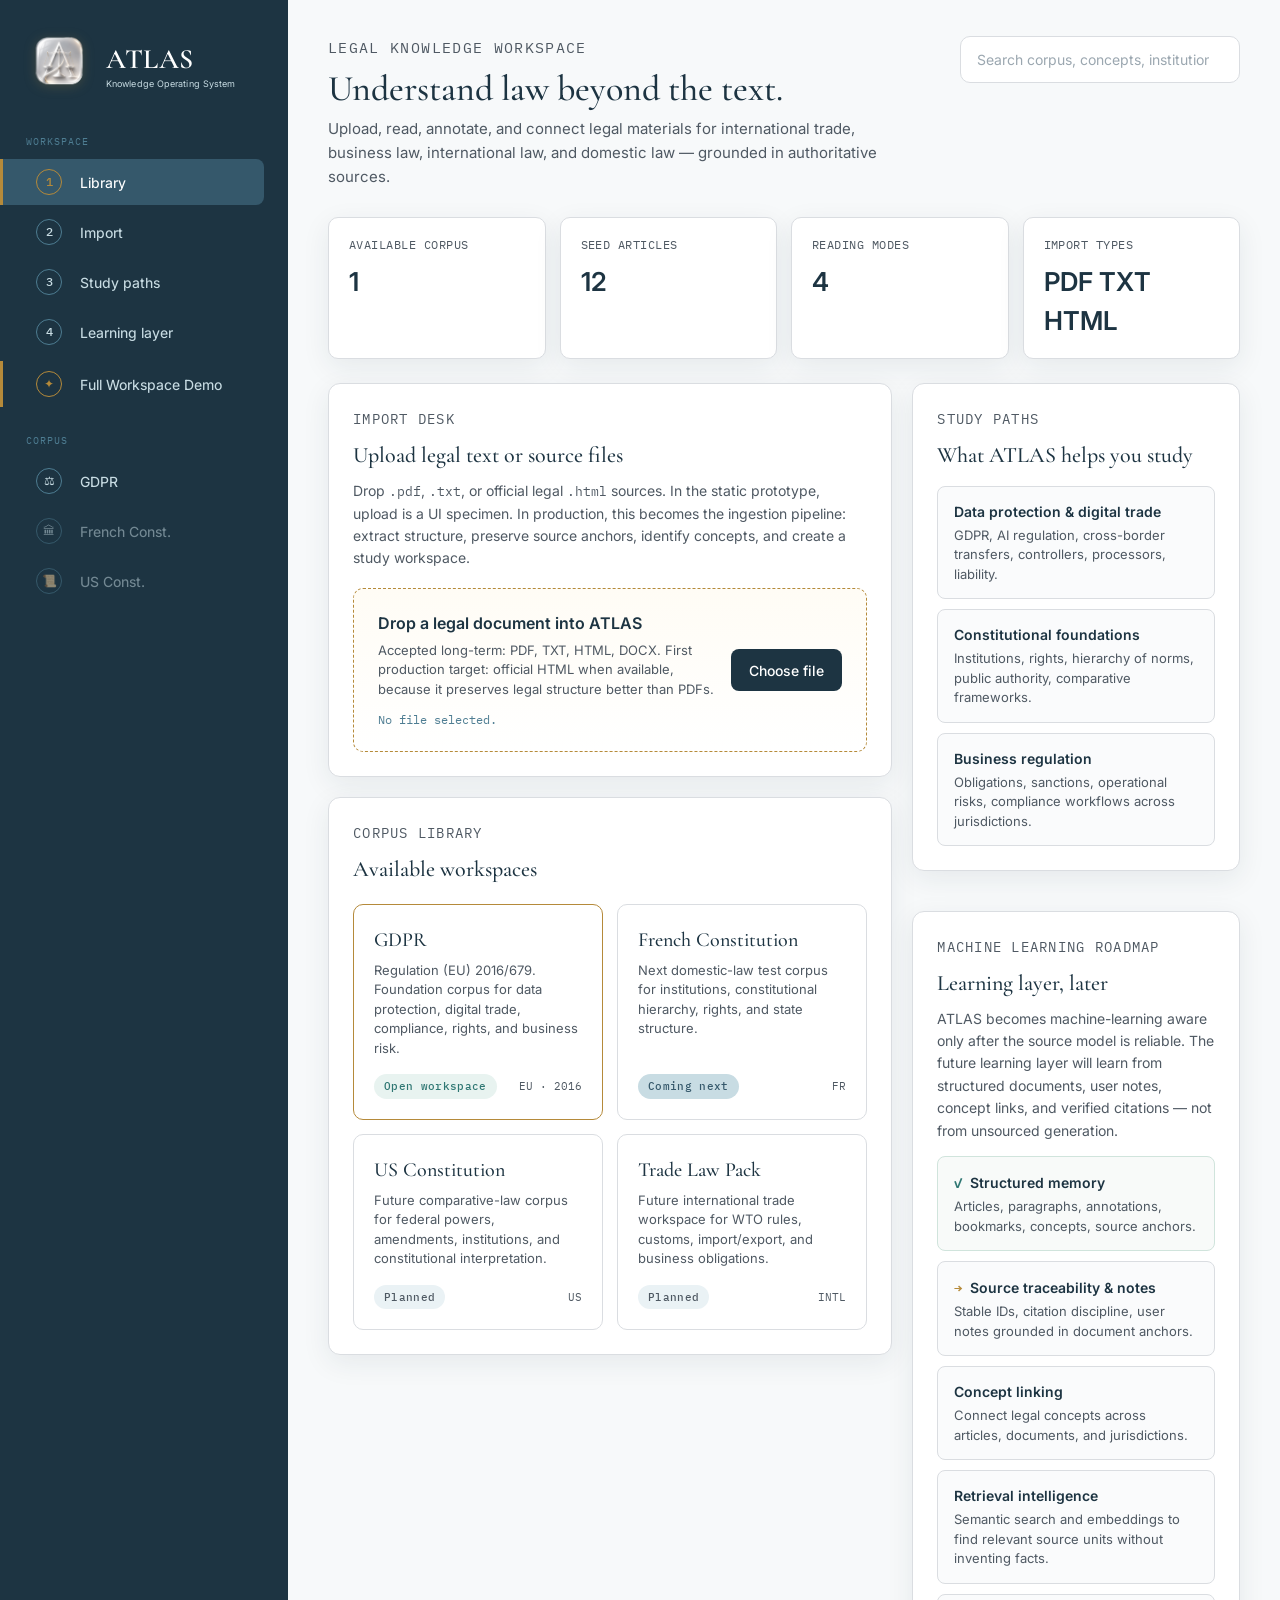
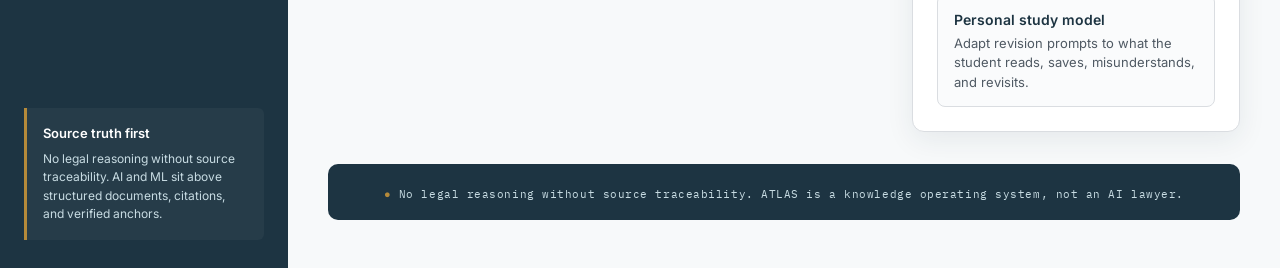
<file: index.html>
<!doctype html>
<html lang="en">
  <head>
    <meta charset="utf-8">
    <meta name="viewport" content="width=device-width, initial-scale=1">
    <title>ATLAS — Legal Knowledge Workspace</title>

    <!-- Charter typography: Cormorant Garamond (display), Inter (UI), IBM Plex Mono (references) -->
    <link rel="preconnect" href="https://fonts.googleapis.com">
    <link rel="preconnect" href="https://fonts.gstatic.com" crossorigin>
    <link href="https://fonts.googleapis.com/css2?family=Cormorant+Garamond:ital,wght@0,400;0,500;0,600;1,400&family=IBM+Plex+Mono:wght@400;500&family=Inter:opsz,wght@14..32,400..600&display=swap" rel="stylesheet">

    <style>
      /* ═══════════ CHARTER COLOURS ═══════════ */
      :root {
        --parchment: #F4EEE5;
        --archive-sand: #EBE4D9;
        --app-white: #F7F9FA;
        --stone-grey: #DADDE1;
        --graphite: #4F5963;
        --navy: #1D3442;
        --observatory: #35586B;
        --atlantic: #4E7D92;
        --glacier: #C8DCE3;
        --mist: #EAF2F5;
        --champagne: #B58A3A;

        --ink: #101820;
        --panel-bg: #FFFFFF;
        --shadow: 0 8px 28px rgba(29, 52, 66, 0.08);
        --shadow-hover: 0 14px 38px rgba(29, 52, 66, 0.12);

        /* Charter typography stack */
        --serif-display: "Cormorant Garamond", "Times New Roman", Times, serif;
        --sans-ui: "Inter", system-ui, -apple-system, sans-serif;
        --mono-ref: "IBM Plex Mono", ui-monospace, monospace;
      }

      * { box-sizing: border-box; margin: 0; padding: 0; }

      body {
        background: var(--app-white);
        color: var(--graphite);
        font-family: var(--sans-ui);
        line-height: 1.5;
        -webkit-font-smoothing: antialiased;
      }

      a { color: inherit; text-decoration: none; }
      button, input { font: inherit; }

      /* ═══════════ LAYOUT ═══════════ */
      .app {
        min-height: 100vh;
        display: grid;
        grid-template-columns: 288px minmax(0, 1fr);
      }

      /* ═══════════ SIDEBAR — Atlas Navy ═══════════ */
      .sidebar {
        background: var(--navy);
        color: #EAF2F5;
        padding: 32px 24px 28px;
        min-height: 100vh;
        position: sticky;
        top: 0;
        display: flex;
        flex-direction: column;
      }

      .brand {
        display: flex;
        align-items: center;
        gap: 12px;
        margin-bottom: 32px;
      }

      .brand-logo {
        width: 70px;
        height: 70px;
        object-fit: contain;
        filter: drop-shadow(0 2px 6px rgba(181, 138, 58, 0.25));
      }

      .brand h1 {
        font-family: var(--serif-display);
        font-size: 28px;
        font-weight: 600;
        letter-spacing: 0.02em;
        color: #FFFFFF;
        line-height: 1.1;
      }

      .brand p {
        font-family: var(--sans-ui);
        font-size: 9px;
        color: var(--glacier);
        margin-top: 2px;
        letter-spacing: 0.01em;
      }

      .nav-section {
        margin-bottom: 22px;
      }

      .nav-title {
        font-family: var(--mono-ref);
        font-size: 10px;
        letter-spacing: 0.1em;
        text-transform: uppercase;
        color: var(--atlantic);
        margin-bottom: 10px;
        padding-left: 2px;
      }

      .side-link {
        display: grid;
        grid-template-columns: 32px 1fr;
        align-items: center;
        gap: 12px;
        padding: 10px 12px;
        border-radius: 8px;
        color: var(--glacier);
        font-size: 14px;
        font-weight: 450;
        transition: background 0.15s ease, color 0.15s ease;
        margin-bottom: 4px;
      }

      .side-link:hover {
        background: var(--observatory);
        color: #FFFFFF;
      }

      .side-link.active {
        background: var(--observatory);
        color: #FFFFFF;
        border-left: 3px solid var(--champagne);
        border-radius: 0 8px 8px 0;
        margin-left: -24px;
        padding-left: 33px;
      }

      .step {
        width: 26px;
        height: 26px;
        border: 1px solid var(--atlantic);
        border-radius: 50%;
        display: grid;
        place-items: center;
        font-family: var(--mono-ref);
        font-size: 12px;
        color: var(--glacier);
      }

      .side-link.active .step {
        border-color: var(--champagne);
        color: var(--champagne);
      }

      .sidebar-principle {
        margin-top: auto;
        padding: 16px;
        background: rgba(255, 255, 255, 0.04);
        border-left: 3px solid var(--champagne);
        border-radius: 0 6px 6px 0;
      }

      .sidebar-principle strong {
        display: block;
        font-size: 13px;
        font-weight: 600;
        color: #FFFFFF;
      }

      .sidebar-principle span {
        display: block;
        margin-top: 6px;
        font-size: 12px;
        color: var(--glacier);
        line-height: 1.55;
      }

      /* ═══════════ MAIN ═══════════ */
      .main {
        min-width: 0;
        padding: 36px 40px 48px;
      }

      .topbar {
        display: flex;
        align-items: flex-start;
        justify-content: space-between;
        gap: 24px;
        margin-bottom: 28px;
        flex-wrap: wrap;
      }

      .eyebrow {
        font-family: var(--mono-ref);
        font-size: 11px;
        letter-spacing: 0.09em;
        text-transform: uppercase;
        color: var(--atlantic);
        margin-bottom: 8px;
      }

      .topbar h2 {
        font-family: var(--serif-display);
        font-size: 36px;
        font-weight: 500;
        color: var(--navy);
        line-height: 1.15;
        margin-bottom: 8px;
      }

      .topbar p {
        max-width: 580px;
        color: var(--graphite);
        font-size: 15px;
        line-height: 1.6;
      }

      .search {
        min-width: 280px;
        max-width: 360px;
        flex-shrink: 0;
      }

      .search input {
        width: 100%;
        border: 1px solid var(--stone-grey);
        background: var(--panel-bg);
        border-radius: 10px;
        padding: 12px 16px;
        font-size: 14px;
        color: var(--navy);
        outline: none;
        transition: border-color 0.2s ease, box-shadow 0.2s ease;
      }

      .search input::placeholder {
        color: #9BA7B0;
      }

      .search input:focus {
        border-color: var(--atlantic);
        box-shadow: 0 0 0 3px rgba(78, 125, 146, 0.12);
      }

      /* ═══════════ METRICS ═══════════ */
      .metrics {
        display: grid;
        grid-template-columns: repeat(4, minmax(0, 1fr));
        gap: 14px;
        margin-bottom: 24px;
      }

      .metric {
        background: var(--panel-bg);
        border: 1px solid var(--stone-grey);
        border-radius: 10px;
        padding: 18px 20px;
        box-shadow: var(--shadow);
      }

      .metric span {
        display: block;
        font-size: 12px;
        color: var(--graphite);
        font-family: var(--mono-ref);
        letter-spacing: 0.04em;
        text-transform: uppercase;
      }

      .metric strong {
        display: block;
        margin-top: 8px;
        font-size: 26px;
        font-weight: 600;
        color: var(--navy);
        font-family: var(--sans-ui);
      }

      /* ═══════════ DASHBOARD ═══════════ */
      .dashboard {
        display: grid;
        grid-template-columns: minmax(0, 1.55fr) minmax(320px, 0.9fr);
        gap: 20px;
        align-items: start;
      }

      /* ═══════════ PANELS ═══════════ */
      .panel {
        background: var(--panel-bg);
        border: 1px solid var(--stone-grey);
        border-radius: 12px;
        padding: 24px;
        box-shadow: var(--shadow);
      }

      .panel h3 {
        font-family: var(--serif-display);
        font-size: 22px;
        font-weight: 500;
        color: var(--navy);
        margin-bottom: 8px;
      }

      .panel p {
        color: var(--graphite);
        font-size: 14px;
        line-height: 1.6;
      }

      .panel + .panel {
        margin-top: 20px;
      }

      /* ═══════════ UPLOAD ZONE ═══════════ */
      .upload-zone {
        margin-top: 18px;
        border: 1px dashed var(--champagne);
        background: linear-gradient(180deg, #FFFCF5, #FFFFFF);
        border-radius: 10px;
        padding: 22px 24px;
        display: grid;
        grid-template-columns: 1fr auto;
        align-items: center;
        gap: 16px;
      }

      .upload-zone strong {
        display: block;
        font-size: 16px;
        font-weight: 600;
        color: var(--navy);
      }

      .upload-zone span {
        display: block;
        margin-top: 6px;
        color: var(--graphite);
        font-size: 13px;
        line-height: 1.5;
      }

      .file-input {
        position: relative;
        overflow: hidden;
        flex-shrink: 0;
      }

      .file-input input {
        position: absolute;
        inset: 0;
        opacity: 0;
        cursor: pointer;
      }

      /* ═══════════ BUTTONS ═══════════ */
      .button {
        display: inline-flex;
        align-items: center;
        justify-content: center;
        min-height: 42px;
        border-radius: 8px;
        padding: 10px 18px;
        font-size: 14px;
        font-weight: 500;
        font-family: var(--sans-ui);
        cursor: pointer;
        border: none;
        background: var(--navy);
        color: #FFFFFF;
        transition: background 0.2s ease, box-shadow 0.2s ease;
      }

      .button:hover {
        background: var(--observatory);
        box-shadow: 0 4px 14px rgba(29, 52, 66, 0.18);
      }

      .file-status {
        margin-top: 12px;
        font-family: var(--mono-ref);
        font-size: 12px;
        color: var(--atlantic);
      }

      /* ═══════════ CORPUS GRID ═══════════ */
      .corpus-grid {
        display: grid;
        grid-template-columns: repeat(2, minmax(0, 1fr));
        gap: 14px;
        margin-top: 18px;
      }

      .corpus-card {
        background: var(--panel-bg);
        border: 1px solid var(--stone-grey);
        border-radius: 10px;
        padding: 20px;
        min-height: 170px;
        display: flex;
        flex-direction: column;
        justify-content: space-between;
        transition: border-color 0.2s ease, box-shadow 0.2s ease;
        text-decoration: none;
        color: inherit;
      }

      .corpus-card:hover {
        border-color: var(--atlantic);
        box-shadow: var(--shadow-hover);
      }

      .corpus-card.available {
        border-color: var(--champagne);
        border-width: 1px;
      }

      .corpus-card h4 {
        font-family: var(--serif-display);
        font-size: 20px;
        font-weight: 500;
        color: var(--navy);
        margin-bottom: 6px;
      }

      .corpus-card p {
        font-size: 13px;
        color: var(--graphite);
        line-height: 1.5;
      }

      .card-footer {
        display: flex;
        align-items: center;
        justify-content: space-between;
        gap: 10px;
        margin-top: 16px;
        font-family: var(--mono-ref);
        font-size: 11px;
        color: var(--graphite);
      }

      /* ═══════════ STATUS BADGES ═══════════ */
      .status-badge {
        display: inline-block;
        padding: 4px 10px;
        border-radius: 20px;
        font-family: var(--mono-ref);
        font-size: 11px;
        font-weight: 500;
        letter-spacing: 0.03em;
      }

      .status-badge.active {
        background: #E8F3F0;
        color: #2F7773;
      }

      .status-badge.coming {
        background: var(--glacier);
        color: var(--observatory);
      }

      .status-badge.planned {
        background: var(--mist);
        color: var(--graphite);
      }

      .status-badge.in-force {
        background: #FFF4DC;
        color: var(--champagne);
      }

      /* ═══════════ RIGHT STACK ═══════════ */
      .right-stack {
        display: grid;
        gap: 20px;
      }

      .path-list,
      .roadmap-list {
        display: grid;
        gap: 10px;
        margin-top: 14px;
      }

      .path,
      .roadmap-item {
        border: 1px solid var(--stone-grey);
        border-radius: 8px;
        padding: 14px 16px;
        background: #FAFBFC;
      }

      .path strong,
      .roadmap-item strong {
        display: block;
        font-size: 14px;
        font-weight: 600;
        color: var(--navy);
      }

      .path span,
      .roadmap-item span {
        display: block;
        margin-top: 4px;
        font-size: 13px;
        color: var(--graphite);
        line-height: 1.5;
      }

      .roadmap-item.done {
        background: #F8FAF9;
        border-color: #D0E4DC;
      }

      .roadmap-item.done strong::before {
        content: "✓ ";
        color: #2F7773;
        font-family: var(--mono-ref);
      }

      .roadmap-item.current strong::before {
        content: "→ ";
        color: var(--champagne);
        font-family: var(--mono-ref);
      }

      /* ═══════════ FOOTER ═══════════ */
      .workspace-footer {
        margin-top: 32px;
        padding: 16px 20px;
        background: var(--navy);
        border-radius: 10px;
        text-align: center;
      }

      .workspace-footer span {
        font-family: var(--mono-ref);
        font-size: 11px;
        letter-spacing: 0.05em;
        color: var(--glacier);
      }

      .workspace-footer .gold-dot {
        color: var(--champagne);
      }

      /* ═══════════ RESPONSIVE ═══════════ */
      @media (max-width: 1100px) {
        .app {
          grid-template-columns: 250px minmax(0, 1fr);
        }

        .dashboard {
          grid-template-columns: 1fr;
        }

        .corpus-grid {
          grid-template-columns: 1fr 1fr;
        }

        .metrics {
          grid-template-columns: repeat(2, 1fr);
        }
      }

      @media (max-width: 780px) {
        .app {
          display: block;
        }

        .sidebar {
          position: static;
          min-height: auto;
          padding: 20px;
        }

        .side-link.active {
          margin-left: 0;
          padding-left: 12px;
          border-radius: 8px;
          border-left: none;
          background: var(--observatory);
        }

        .main {
          padding: 20px;
        }

        .topbar {
          display: block;
        }

        .topbar h2 {
          font-size: 28px;
        }

        .search {
          margin-top: 16px;
          max-width: none;
        }

        .upload-zone {
          grid-template-columns: 1fr;
        }

        .metrics {
          grid-template-columns: 1fr 1fr;
        }

        .corpus-grid {
          grid-template-columns: 1fr;
        }
      }
    </style>
  </head>
  <body>
    <div class="app">

      <!-- ═══════════ SIDEBAR — Atlas Navy ═══════════ -->
      <aside class="sidebar">
        <div class="brand">
          <img class="brand-logo" src="assets/main_logo.png" alt="ATLAS logo">
          <div>
            <h1>ATLAS</h1>
            <p>Knowledge Operating System</p>
          </div>
        </div>
        
        <div class="nav-section">
      <div class="nav-title">Workspace</div>
      <a class="side-link active" href="index.html">
        <span class="step">1</span><span>Library</span>
      </a>
      <a class="side-link" href="#upload">
        <span class="step">2</span><span>Import</span>
      </a>
      <a class="side-link" href="#paths">
        <span class="step">3</span><span>Study paths</span>
      </a>
      <a class="side-link" href="#learning">
        <span class="step">4</span><span>Learning layer</span>
      </a>
      <a class="side-link" href="app.html" style="margin-top:6px; border-left: 3px solid var(--champagne); border-radius: 0 8px 8px 0; margin-left:-24px; padding-left:33px;">
        <span class="step" style="border-color:var(--champagne); color:var(--champagne);">✦</span><span>Full Workspace Demo</span>
      </a>
    </div>

        <div class="nav-section">
          <div class="nav-title">Corpus</div>
          <a class="side-link" href="documents/gdpr.html">
            <span class="step">⚖</span><span>GDPR</span>
          </a>
          <a class="side-link" href="#" style="opacity:0.5; pointer-events:none;">
            <span class="step">🏛</span><span>French Const.</span>
          </a>
          <a class="side-link" href="#" style="opacity:0.5; pointer-events:none;">
            <span class="step">📜</span><span>US Const.</span>
          </a>
        </div>

        <div class="sidebar-principle">
          <strong>Source truth first</strong>
          <span>No legal reasoning without source traceability. AI and ML sit above structured documents, citations, and verified anchors.</span>
        </div>
      </aside>

      <!-- ═══════════ MAIN WORKSPACE ═══════════ -->
      <main class="main">
        <header class="topbar">
          <div>
            <p class="eyebrow">Legal Knowledge Workspace</p>
            <h2>Understand law beyond the text.</h2>
            <p>Upload, read, annotate, and connect legal materials for international trade, business law, international law, and domestic law — grounded in authoritative sources.</p>
          </div>
          <label class="search">
            <input id="workspaceSearch" type="search" placeholder="Search corpus, concepts, institutions…">
          </label>
        </header>

        <!-- Metrics -->
        <section class="metrics" aria-label="Workspace metrics">
          <div class="metric"><span>Available Corpus</span><strong>1</strong></div>
          <div class="metric"><span>Seed Articles</span><strong>12</strong></div>
          <div class="metric"><span>Reading Modes</span><strong>4</strong></div>
          <div class="metric"><span>Import Types</span><strong>PDF TXT HTML</strong></div>
        </section>

        <!-- Dashboard -->
        <section class="dashboard">
          <div>
            <!-- Upload / Import -->
            <section class="panel" id="upload">
              <p class="eyebrow">Import Desk</p>
              <h3>Upload legal text or source files</h3>
              <p>Drop <code style="font-family:var(--mono-ref); font-size:13px;">.pdf</code>, <code style="font-family:var(--mono-ref); font-size:13px;">.txt</code>, or official legal <code style="font-family:var(--mono-ref); font-size:13px;">.html</code> sources. In the static prototype, upload is a UI specimen. In production, this becomes the ingestion pipeline: extract structure, preserve source anchors, identify concepts, and create a study workspace.</p>

              <div class="upload-zone">
                <div>
                  <strong>Drop a legal document into ATLAS</strong>
                  <span>Accepted long-term: PDF, TXT, HTML, DOCX. First production target: official HTML when available, because it preserves legal structure better than PDFs.</span>
                  <div class="file-status" id="fileStatus">No file selected.</div>
                </div>
                <label class="file-input button">
                  Choose file
                  <input id="fileInput" type="file" accept=".pdf,.txt,.html,.htm,.docx">
                </label>
              </div>
            </section>

            <!-- Corpus Library -->
            <section class="panel" style="margin-top:20px;">
              <p class="eyebrow">Corpus Library</p>
              <h3>Available workspaces</h3>
              <div class="corpus-grid" id="corpusGrid">
                <a class="corpus-card available" href="documents/gdpr.html" data-search="gdpr european union privacy data protection trade business regulation">
                  <div>
                    <h4>GDPR</h4>
                    <p>Regulation (EU) 2016/679. Foundation corpus for data protection, digital trade, compliance, rights, and business risk.</p>
                  </div>
                  <div class="card-footer">
                    <span class="status-badge active">Open workspace</span>
                    <span>EU · 2016</span>
                  </div>
                </a>

                <article class="corpus-card" data-search="french constitution domestic law france institutions constitutional">
                  <div>
                    <h4>French Constitution</h4>
                    <p>Next domestic-law test corpus for institutions, constitutional hierarchy, rights, and state structure.</p>
                  </div>
                  <div class="card-footer">
                    <span class="status-badge coming">Coming next</span>
                    <span>FR</span>
                  </div>
                </article>

                <article class="corpus-card" data-search="us constitution united states constitutional federal rights">
                  <div>
                    <h4>US Constitution</h4>
                    <p>Future comparative-law corpus for federal powers, amendments, institutions, and constitutional interpretation.</p>
                  </div>
                  <div class="card-footer">
                    <span class="status-badge planned">Planned</span>
                    <span>US</span>
                  </div>
                </article>

                <article class="corpus-card" data-search="wto international trade business import export">
                  <div>
                    <h4>Trade Law Pack</h4>
                    <p>Future international trade workspace for WTO rules, customs, import/export, and business obligations.</p>
                  </div>
                  <div class="card-footer">
                    <span class="status-badge planned">Planned</span>
                    <span>INTL</span>
                  </div>
                </article>
              </div>
            </section>
          </div>

          <!-- Right stack -->
          <aside class="right-stack">
            <!-- Study Paths -->
            <section class="panel" id="paths">
              <p class="eyebrow">Study Paths</p>
              <h3>What ATLAS helps you study</h3>
              <div class="path-list">
                <div class="path">
                  <strong>Data protection & digital trade</strong>
                  <span>GDPR, AI regulation, cross-border transfers, controllers, processors, liability.</span>
                </div>
                <div class="path">
                  <strong>Constitutional foundations</strong>
                  <span>Institutions, rights, hierarchy of norms, public authority, comparative frameworks.</span>
                </div>
                <div class="path">
                  <strong>Business regulation</strong>
                  <span>Obligations, sanctions, operational risks, compliance workflows across jurisdictions.</span>
                </div>
              </div>
            </section>

            <!-- ML Roadmap -->
            <section class="panel" id="learning">
              <p class="eyebrow">Machine Learning Roadmap</p>
              <h3>Learning layer, later</h3>
              <p style="margin-bottom:14px;">ATLAS becomes machine-learning aware only after the source model is reliable. The future learning layer will learn from structured documents, user notes, concept links, and verified citations — not from unsourced generation.</p>
              <div class="roadmap-list">
                <div class="roadmap-item done">
                  <strong>Structured memory</strong>
                  <span>Articles, paragraphs, annotations, bookmarks, concepts, source anchors.</span>
                </div>
                <div class="roadmap-item current">
                  <strong>Source traceability & notes</strong>
                  <span>Stable IDs, citation discipline, user notes grounded in document anchors.</span>
                </div>
                <div class="roadmap-item">
                  <strong>Concept linking</strong>
                  <span>Connect legal concepts across articles, documents, and jurisdictions.</span>
                </div>
                <div class="roadmap-item">
                  <strong>Retrieval intelligence</strong>
                  <span>Semantic search and embeddings to find relevant source units without inventing facts.</span>
                </div>
                <div class="roadmap-item">
                  <strong>Personal study model</strong>
                  <span>Adapt revision prompts to what the student reads, saves, misunderstands, and revisits.</span>
                </div>
              </div>
            </section>
          </aside>
        </section>

        <!-- Footer -->
        <footer class="workspace-footer">
          <span><span class="gold-dot">●</span> No legal reasoning without source traceability. ATLAS is a knowledge operating system, not an AI lawyer.</span>
        </footer>
      </main>
    </div>

    <script>
      const fileInput = document.getElementById("fileInput");
      const fileStatus = document.getElementById("fileStatus");
      const search = document.getElementById("workspaceSearch");
      const cards = Array.from(document.querySelectorAll("[data-search]"));

      fileInput.addEventListener("change", event => {
        const file = event.target.files[0];
        fileStatus.textContent = file
          ? `${file.name} selected. Ingestion pipeline not connected yet.`
          : "No file selected.";
      });

      search.addEventListener("input", event => {
        const query = event.target.value.trim().toLowerCase();
        cards.forEach(card => {
          const haystack = `${card.textContent} ${card.dataset.search}`.toLowerCase();
          card.style.display = haystack.includes(query) ? "" : "none";
        });
      });
    </script>
  </body>
</html>
</file>
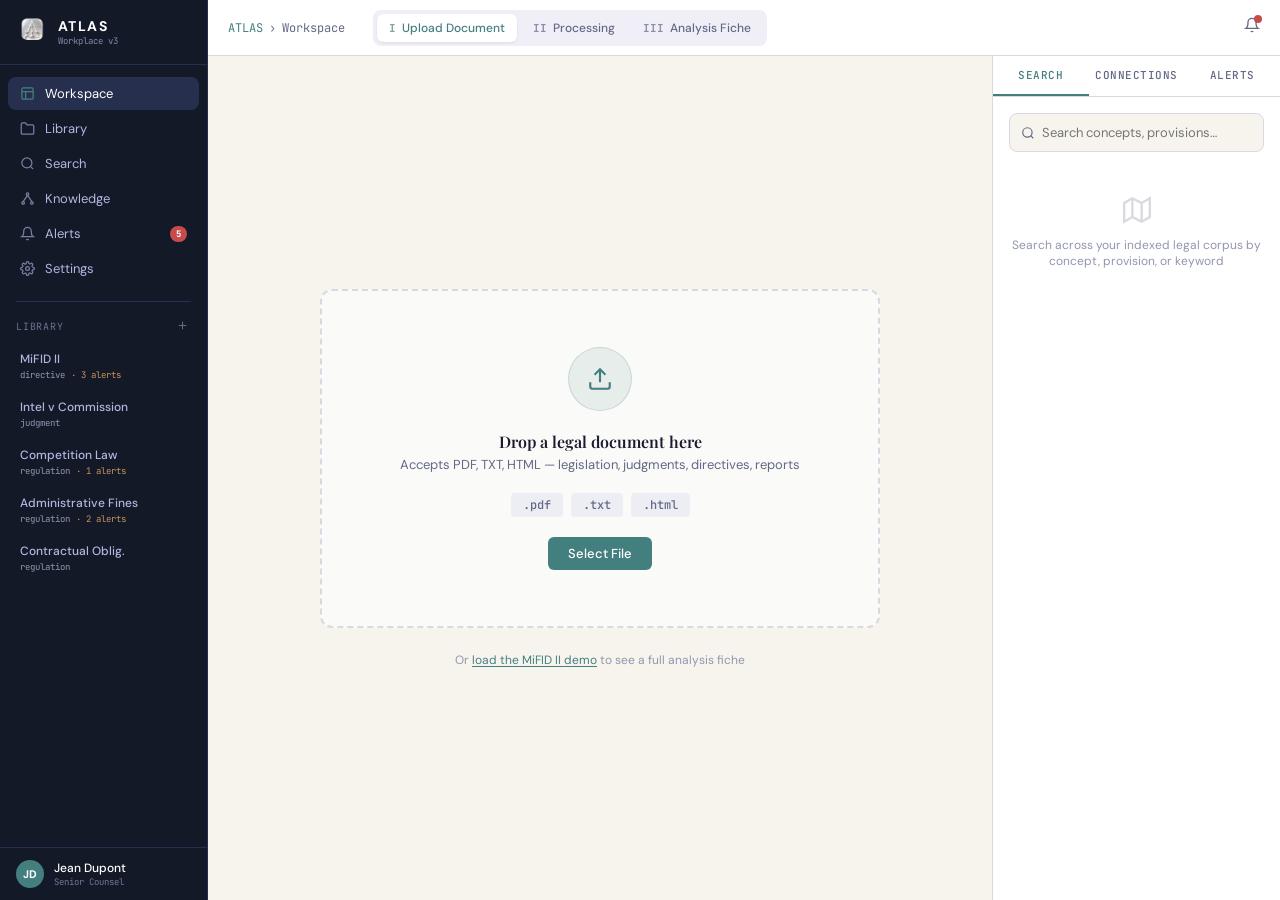
<file: app.html>
<!doctype html>
<html lang="en">
  <head>
    <meta charset="utf-8">
    <meta name="viewport" content="width=device-width, initial-scale=1">
    <title>ATLAS — Legal Knowledge Workspace</title>

    <link rel="preconnect" href="https://fonts.googleapis.com">
    <link rel="preconnect" href="https://fonts.gstatic.com" crossorigin>
    <link href="https://fonts.googleapis.com/css2?family=Playfair+Display:ital,wght@0,400;0,500;0,600;0,700;1,400&family=DM+Sans:opsz,wght@9..40,300;9..40,400;9..40,500;9..40,600;9..40,700&family=JetBrains+Mono:wght@400;500;700&display=swap" rel="stylesheet">

    <style>
      :root {
        --cream: #F7F4EE;
        --teal: #447F80;
        --teal-dark: #335F60;
        --teal-fade: rgba(68,127,128,0.10);
        --slate: #636885;
        --navy: #141928;
        --navy-mid: #1D2640;
        --navy-hi: #26304E;
        --platinum: #DAD8E1;
        --glacier: #B0B8E1;
        --glacier-fade: rgba(176,184,225,0.18);
        --ink: #1A1C2E;
        --muted: #636885;
        --dimmer: #9196AE;
        --border: #DAD8E1;
        --card: #FFFFFF;
        --amber: #C4935A;
        --red: #C84B4B;
        --green: #4A9B6A;
        --serif: 'Playfair Display', serif;
        --sans: 'DM Sans', sans-serif;
        --mono: 'JetBrains Mono', monospace;
      }

      * { box-sizing: border-box; margin: 0; padding: 0; }

      body {
        font-family: var(--sans);
        background: var(--cream);
        color: var(--ink);
        -webkit-font-smoothing: antialiased;
        overflow: hidden;
        height: 100vh;
      }

      button { font: inherit; cursor: pointer; border: none; background: none; }
      input { font: inherit; }

      /* ═══════════ LAYOUT ═══════════ */
      .app-shell {
        display: flex;
        height: 100vh;
        overflow: hidden;
      }

      /* ═══════════ SIDEBAR ═══════════ */
      .sidebar {
        width: 208px;
        flex-shrink: 0;
        background: var(--navy);
        border-right: 1px solid var(--navy-hi);
        display: flex;
        flex-direction: column;
        height: 100vh;
      }

      .sidebar-brand {
        display: flex;
        align-items: center;
        gap: 10px;
        padding: 16px;
        border-bottom: 1px solid var(--navy-hi);
      }

      .sidebar-brand img {
        width: 32px;
        height: 32px;
        border-radius: 8px;
        object-fit: contain;
      }

      .sidebar-brand h1 {
        font-size: 14px;
        font-weight: 700;
        letter-spacing: 0.1em;
        color: #FFFFFF;
        font-family: var(--sans);
      }

      .sidebar-brand span {
        display: block;
        font-size: 9px;
        color: var(--glacier);
        font-family: var(--mono);
        opacity: 0.7;
      }

      .sidebar-nav {
        display: flex;
        flex-direction: column;
        gap: 2px;
        padding: 12px 8px;
      }

      .sidebar-nav button {
        display: flex;
        align-items: center;
        gap: 10px;
        padding: 8px 12px;
        border-radius: 8px;
        font-size: 13px;
        font-family: var(--sans);
        color: var(--glacier);
        width: 100%;
        text-align: left;
        transition: all 0.15s;
      }

      .sidebar-nav button:hover {
        background: var(--navy-hi);
        color: #fff;
      }

      .sidebar-nav button.active {
        background: var(--navy-hi);
        color: #fff;
      }

      .sidebar-nav button svg {
        opacity: 0.65;
        flex-shrink: 0;
      }

      .sidebar-nav button.active svg {
        opacity: 1;
        color: var(--teal);
      }

      .sidebar-nav .alert-badge {
        margin-left: auto;
        font-size: 9px;
        font-family: var(--mono);
        font-weight: 700;
        background: var(--red);
        color: #fff;
        border-radius: 999px;
        padding: 2px 6px;
      }

      .sidebar-divider {
        height: 1px;
        background: var(--navy-hi);
        margin: 4px 16px;
      }

      .sidebar-section-title {
        display: flex;
        align-items: center;
        justify-content: space-between;
        padding: 8px 16px 4px;
      }

      .sidebar-section-title span {
        font-size: 10px;
        text-transform: uppercase;
        letter-spacing: 0.08em;
        color: var(--glacier);
        font-family: var(--mono);
        opacity: 0.55;
      }

      .sidebar-section-title button {
        opacity: 0.5;
        color: var(--glacier);
        padding: 2px;
        border-radius: 4px;
      }

      .sidebar-section-title button:hover { opacity: 1; }

      .sidebar-docs {
        flex: 1;
        overflow-y: auto;
        padding: 0 8px 8px;
        display: flex;
        flex-direction: column;
        gap: 2px;
      }

      .sidebar-doc {
        display: flex;
        flex-direction: column;
        gap: 2px;
        padding: 8px 12px;
        border-radius: 8px;
        width: 100%;
        text-align: left;
        transition: all 0.15s;
      }

      .sidebar-doc:hover {
        background: rgba(255,255,255,0.04);
      }

      .sidebar-doc.active {
        background: var(--navy-hi);
      }

      .sidebar-doc .doc-name {
        font-size: 12px;
        font-weight: 500;
        color: var(--glacier);
        font-family: var(--sans);
        white-space: nowrap;
        overflow: hidden;
        text-overflow: ellipsis;
      }

      .sidebar-doc.active .doc-name { color: #fff; }

      .sidebar-doc .doc-meta {
        display: flex;
        align-items: center;
        gap: 6px;
        font-size: 9px;
        color: var(--dimmer);
        font-family: var(--mono);
      }

      .sidebar-doc .doc-alerts {
        color: var(--amber);
        font-family: var(--mono);
        font-size: 9px;
      }

      .sidebar-user {
        display: flex;
        align-items: center;
        gap: 10px;
        padding: 12px 16px;
        border-top: 1px solid var(--navy-hi);
      }

      .sidebar-user .avatar {
        width: 28px;
        height: 28px;
        border-radius: 50%;
        background: var(--teal);
        color: #fff;
        display: flex;
        align-items: center;
        justify-content: center;
        font-size: 11px;
        font-weight: 700;
        font-family: var(--sans);
        flex-shrink: 0;
      }

      .sidebar-user .user-info {
        min-width: 0;
      }

      .sidebar-user .user-name {
        font-size: 12px;
        font-weight: 500;
        color: #fff;
        font-family: var(--sans);
        white-space: nowrap;
        overflow: hidden;
        text-overflow: ellipsis;
      }

      .sidebar-user .user-role {
        font-size: 9px;
        color: var(--glacier);
        font-family: var(--mono);
        opacity: 0.6;
      }

      /* ═══════════ MAIN ═══════════ */
      .main-area {
        flex: 1;
        display: flex;
        flex-direction: column;
        min-width: 0;
        height: 100vh;
      }

      /* ═══════════ TOP BAR ═══════════ */
      .topbar {
        display: flex;
        align-items: center;
        gap: 12px;
        padding: 0 20px;
        height: 56px;
        flex-shrink: 0;
        background: var(--card);
        border-bottom: 1px solid var(--border);
      }

      .topbar .hamburger {
        display: none;
        margin-right: 4px;
        color: var(--muted);
      }

      .topbar .breadcrumb {
        display: flex;
        align-items: center;
        gap: 6px;
        font-size: 12px;
        color: var(--muted);
        font-family: var(--mono);
      }

      .topbar .breadcrumb .bc-root { color: var(--teal); }
      .topbar .breadcrumb .bc-current { color: var(--ink); }

      .topbar .stage-tabs {
        display: flex;
        align-items: center;
        gap: 4px;
        margin-left: 16px;
        padding: 4px;
        border-radius: 8px;
        background: #F0EFF8;
      }

      .stage-tab {
        display: flex;
        align-items: center;
        gap: 6px;
        padding: 6px 12px;
        border-radius: 6px;
        font-size: 12px;
        font-weight: 500;
        font-family: var(--sans);
        transition: all 0.15s;
        color: var(--muted);
      }

      .stage-tab.active {
        background: var(--card);
        color: var(--teal);
        box-shadow: 0 1px 3px rgba(0,0,0,0.08);
      }

      .stage-tab .roman {
        font-weight: 700;
        font-family: var(--mono);
        font-size: 11px;
        opacity: 0.7;
      }

      .topbar .spacer { flex: 1; }

      .topbar .top-actions {
        display: flex;
        align-items: center;
        gap: 8px;
      }

      .topbar .btn-export {
        display: flex;
        align-items: center;
        gap: 6px;
        padding: 6px 12px;
        border-radius: 6px;
        font-size: 12px;
        font-weight: 500;
        font-family: var(--sans);
        background: var(--teal-fade);
        color: var(--teal);
      }

      .topbar .btn-share {
        display: flex;
        align-items: center;
        gap: 6px;
        padding: 6px 12px;
        border-radius: 6px;
        font-size: 12px;
        font-weight: 500;
        font-family: var(--sans);
        border: 1px solid var(--border);
        color: var(--muted);
        background: transparent;
      }

      .topbar .bell-wrap {
        position: relative;
      }

      .topbar .bell-dot {
        position: absolute;
        top: -2px;
        right: -2px;
        width: 8px;
        height: 8px;
        border-radius: 50%;
        background: var(--red);
      }

      /* ═══════════ CONTENT AREA ═══════════ */
      .content-area {
        flex: 1;
        display: flex;
        min-height: 0;
        overflow: hidden;
      }

      .content-main {
        flex: 1;
        overflow-y: auto;
        padding: 0 24px;
      }

      /* ═══════════ RIGHT PANEL ═══════════ */
      .right-panel {
        width: 288px;
        flex-shrink: 0;
        background: var(--card);
        border-left: 1px solid var(--border);
        display: flex;
        flex-direction: column;
        overflow: hidden;
      }

      .right-panel-tabs {
        display: flex;
        border-bottom: 1px solid var(--border);
      }

      .right-panel-tabs button {
        flex: 1;
        padding: 12px 0;
        font-size: 11px;
        font-weight: 500;
        text-transform: uppercase;
        letter-spacing: 0.05em;
        font-family: var(--mono);
        color: var(--muted);
        border-bottom: 2px solid transparent;
        transition: all 0.15s;
      }

      .right-panel-tabs button.active {
        color: var(--teal);
        border-bottom-color: var(--teal);
      }

      .right-panel-content {
        flex: 1;
        overflow-y: auto;
        padding: 16px;
      }

      /* ═══════════ BADGES ═══════════ */
      .type-badge {
        display: inline-flex;
        padding: 2px 8px;
        border-radius: 4px;
        font-size: 10px;
        font-weight: 500;
        text-transform: uppercase;
        letter-spacing: 0.04em;
        font-family: var(--mono);
      }

      .status-badge {
        display: inline-flex;
        align-items: center;
        gap: 4px;
        padding: 2px 8px;
        border-radius: 999px;
        font-size: 10px;
        font-family: var(--mono);
      }

      .sev-badge {
        display: inline-flex;
        align-items: center;
        gap: 4px;
        padding: 2px 8px;
        border-radius: 999px;
        font-size: 11px;
        font-weight: 500;
        font-family: var(--sans);
      }

      /* ═══════════ UPLOAD ZONE ═══════════ */
      .upload-container {
        display: flex;
        flex-direction: column;
        align-items: center;
        justify-content: center;
        height: 100%;
        gap: 24px;
        padding: 40px 0;
      }

      .drop-zone {
        width: 100%;
        max-width: 560px;
        border-radius: 12px;
        display: flex;
        flex-direction: column;
        align-items: center;
        gap: 20px;
        padding: 56px 32px;
        text-align: center;
        transition: all 0.2s;
        cursor: pointer;
        border: 2px dashed var(--platinum);
        background: #FAFAF8;
      }

      .drop-zone.drag-active {
        border-color: var(--teal);
        background: var(--teal-fade);
      }

      .drop-zone .upload-icon-circle {
        width: 64px;
        height: 64px;
        border-radius: 50%;
        display: flex;
        align-items: center;
        justify-content: center;
        background: var(--teal-fade);
        border: 1px solid rgba(68,127,128,0.2);
      }

      .drop-zone h3 {
        font-family: var(--serif);
        font-size: 16px;
        font-weight: 600;
        color: var(--ink);
        margin: 0;
      }

      .drop-zone .ext-row {
        display: flex;
        gap: 8px;
      }

      .drop-zone .ext-badge {
        padding: 4px 12px;
        border-radius: 4px;
        font-size: 12px;
        font-weight: 500;
        font-family: var(--mono);
        background: var(--glacier-fade);
        color: var(--slate);
      }

      .drop-zone .btn-select {
        padding: 8px 20px;
        border-radius: 6px;
        font-size: 13px;
        font-weight: 500;
        font-family: var(--sans);
        background: var(--teal);
        color: #fff;
        transition: opacity 0.15s;
      }

      .drop-zone .btn-select:hover { opacity: 0.8; }

      .file-preview {
        width: 100%;
        max-width: 560px;
        border-radius: 12px;
        padding: 20px;
        display: flex;
        align-items: center;
        gap: 16px;
        background: var(--card);
        border: 1px solid var(--border);
      }

      .file-preview .fp-icon {
        width: 40px;
        height: 40px;
        border-radius: 8px;
        display: flex;
        align-items: center;
        justify-content: center;
        background: var(--teal-fade);
        flex-shrink: 0;
      }

      .file-preview .fp-name {
        font-weight: 500;
        font-size: 13px;
        color: var(--ink);
        font-family: var(--sans);
        white-space: nowrap;
        overflow: hidden;
        text-overflow: ellipsis;
      }

      .file-preview .fp-meta {
        font-size: 11px;
        color: var(--muted);
        font-family: var(--mono);
        margin-top: 2px;
      }

      .file-preview .fp-analyze {
        padding: 8px 16px;
        border-radius: 6px;
        font-size: 13px;
        font-weight: 500;
        font-family: var(--sans);
        background: var(--teal);
        color: #fff;
        display: flex;
        align-items: center;
        gap: 6px;
        flex-shrink: 0;
        transition: opacity 0.15s;
      }

      .file-preview .fp-analyze:hover { opacity: 0.9; }

      .file-preview .fp-close {
        color: var(--muted);
        flex-shrink: 0;
      }

      .demo-link {
        font-size: 12px;
        color: var(--dimmer);
        font-family: var(--sans);
      }

      .demo-link button {
        color: var(--teal);
        text-decoration: underline;
        text-underline-offset: 2px;
      }

      /* ═══════════ PROCESSING ═══════════ */
      .processing-container {
        display: flex;
        flex-direction: column;
        align-items: center;
        justify-content: center;
        height: 100%;
        gap: 32px;
        padding: 48px 0;
      }

      .processing-orb {
        position: relative;
        width: 112px;
        height: 112px;
      }

      .processing-orb svg {
        width: 100%;
        height: 100%;
      }

      @keyframes orb-spin {
        from { transform: rotate(0deg); }
        to { transform: rotate(360deg); }
      }

      @keyframes orb-pulse {
        0%, 100% { opacity: 0.5; transform: scale(1); }
        50% { opacity: 1; transform: scale(1.08); }
      }

      .orb-ring {
        animation: orb-spin 3s linear infinite;
        transform-box: fill-box;
        transform-origin: center;
      }

      .orb-core {
        animation: orb-pulse 2s ease-in-out infinite;
        transform-box: fill-box;
        transform-origin: center;
      }

      .processing-phase {
        text-align: center;
      }

      .processing-phase h3 {
        font-family: var(--serif);
        font-size: 18px;
        font-weight: 600;
        color: var(--ink);
        margin-bottom: 4px;
      }

      .processing-phase p {
        font-size: 13px;
        color: var(--muted);
        font-family: var(--sans);
      }

      .processing-steps {
        width: 100%;
        max-width: 384px;
        display: flex;
        flex-direction: column;
        gap: 8px;
      }

      .processing-step {
        display: flex;
        align-items: center;
        gap: 12px;
        padding: 10px 16px;
        border-radius: 8px;
        transition: all 0.3s;
      }

      .processing-step .ps-dot {
        width: 20px;
        height: 20px;
        border-radius: 50%;
        display: flex;
        align-items: center;
        justify-content: center;
        flex-shrink: 0;
      }

      .processing-step .ps-dot.done { background: var(--teal); }
      .processing-step .ps-dot.active { background: rgba(68,127,128,0.2); }
      .processing-step .ps-dot.pending { background: var(--platinum); }

      .processing-step .ps-dot-inner {
        width: 8px;
        height: 8px;
        border-radius: 50%;
        background: var(--teal);
      }

      @keyframes dot-pulse {
        0%, 100% { opacity: 0.4; }
        50% { opacity: 1; }
      }

      .ps-dot-inner.pulsing {
        animation: dot-pulse 1s ease-in-out infinite;
      }

      .processing-step .ps-label {
        font-size: 13px;
        font-family: var(--sans);
      }

      .processing-step .ps-label.done { color: var(--teal); }
      .processing-step .ps-label.active { color: var(--ink); font-weight: 500; }
      .processing-step .ps-label.pending { color: var(--dimmer); }

      /* ═══════════ FICHE ═══════════ */
      .fiche-container {
        max-width: 720px;
        margin: 0 auto;
        padding: 24px 8px;
      }

      .fiche-header {
        border-radius: 12px;
        padding: 24px;
        margin-bottom: 32px;
        background: var(--card);
        border: 1px solid var(--border);
      }

      .fiche-header .fh-top {
        display: flex;
        align-items: flex-start;
        justify-content: space-between;
        gap: 16px;
        margin-bottom: 16px;
      }

      .fiche-header .fh-badges {
        display: flex;
        align-items: center;
        gap: 8px;
        flex-wrap: wrap;
      }

      .fiche-header .fh-actions {
        display: flex;
        align-items: center;
        gap: 8px;
        flex-shrink: 0;
      }

      .fiche-header .fh-actions button {
        padding: 6px;
        border-radius: 4px;
        color: var(--muted);
        transition: all 0.15s;
      }

      .fiche-header .fh-actions button:hover {
        background: rgba(0,0,0,0.04);
      }

      .fiche-header h1 {
        font-family: var(--serif);
        font-size: 20px;
        font-weight: 700;
        color: var(--ink);
        line-height: 1.35;
        margin-bottom: 8px;
      }

      .fiche-header .fh-meta {
        display: flex;
        flex-wrap: wrap;
        gap: 16px 24px;
        margin-top: 12px;
      }

      .fiche-header .fh-meta-item span {
        display: block;
        font-size: 10px;
        text-transform: uppercase;
        letter-spacing: 0.05em;
        color: var(--dimmer);
        font-family: var(--mono);
      }

      .fiche-header .fh-meta-item p {
        font-size: 13px;
        font-weight: 500;
        color: var(--ink);
        font-family: var(--sans);
      }

      .fiche-header .fh-amended {
        margin-top: 12px;
        padding-top: 12px;
        border-top: 1px solid var(--border);
      }

      .fiche-header .fh-amended span {
        font-size: 10px;
        text-transform: uppercase;
        letter-spacing: 0.05em;
        color: var(--dimmer);
        font-family: var(--mono);
        margin-right: 8px;
      }

      .fiche-header .fh-amended a {
        font-size: 11px;
        color: var(--teal);
        font-family: var(--mono);
        margin-right: 8px;
        text-decoration: none;
      }

      /* Sections */
      .fiche-section {
        margin-bottom: 32px;
      }

      .fiche-section .section-divider {
        display: flex;
        align-items: center;
        gap: 8px;
        margin-bottom: 16px;
      }

      .fiche-section .section-divider .line {
        flex: 1;
        height: 1px;
        background: var(--border);
      }

      .fiche-section .section-divider span {
        font-size: 11px;
        letter-spacing: 0.08em;
        text-transform: uppercase;
        color: var(--slate);
        font-family: var(--mono);
        padding: 0 8px;
      }

      /* Summary */
      .summary-box {
        border-radius: 8px;
        padding: 20px;
        background: var(--teal-fade);
        border: 1px solid rgba(68,127,128,0.13);
      }

      .summary-box p {
        font-size: 14px;
        line-height: 1.65;
        color: var(--ink);
        font-family: var(--sans);
      }

      /* Provisions */
      .provision-item {
        border-radius: 8px;
        overflow: hidden;
        border: 1px solid var(--border);
        margin-bottom: 8px;
      }

      .provision-item button.provision-toggle {
        width: 100%;
        display: flex;
        align-items: center;
        gap: 12px;
        padding: 16px;
        text-align: left;
        background: var(--card);
        transition: background 0.15s;
      }

      .provision-item button.provision-toggle:hover {
        background: rgba(0,0,0,0.02);
      }

      .provision-item button.provision-toggle.expanded {
        background: var(--teal-fade);
      }

      .provision-item .prov-art {
        font-size: 11px;
        font-weight: 700;
        color: var(--teal);
        font-family: var(--mono);
        flex-shrink: 0;
        min-width: 52px;
      }

      .provision-item .prov-title {
        flex: 1;
        font-size: 13px;
        font-weight: 500;
        color: var(--ink);
        font-family: var(--sans);
      }

      .provision-item .prov-chevron {
        flex-shrink: 0;
        color: var(--muted);
        transition: transform 0.2s;
      }

      .provision-item .prov-chevron.open {
        transform: rotate(180deg);
      }

      .provision-item .prov-detail {
        padding: 0 16px 16px;
        background: var(--teal-fade);
      }

      .provision-item .prov-detail p {
        font-size: 13px;
        line-height: 1.6;
        color: var(--ink);
        font-family: var(--sans);
      }

      /* Concepts */
      .concept-tags {
        display: flex;
        flex-wrap: wrap;
        gap: 8px;
      }

      .concept-tag {
        display: flex;
        align-items: center;
        gap: 4px;
        padding: 6px 12px;
        border-radius: 999px;
        font-size: 12px;
        font-weight: 500;
        font-family: var(--sans);
        background: var(--glacier-fade);
        color: var(--slate);
        border: 1px solid var(--platinum);
        cursor: pointer;
        transition: opacity 0.15s;
      }

      .concept-tag:hover { opacity: 0.8; }

      /* Connections */
      .connections-list {
        border-radius: 12px;
        overflow: hidden;
        border: 1px solid var(--border);
      }

      .connection-row {
        display: flex;
        align-items: center;
        gap: 12px;
        padding: 12px 16px;
        transition: background 0.15s;
        cursor: pointer;
      }

      .connection-row:hover { background: rgba(0,0,0,0.015); }

      .connection-row:nth-child(even) { background: #FAFAF8; }
      .connection-row:nth-child(even):hover { background: rgba(0,0,0,0.025); }

      .connection-row .conn-name {
        flex: 1;
        font-size: 13px;
        font-weight: 500;
        color: var(--ink);
        font-family: var(--sans);
        white-space: nowrap;
        overflow: hidden;
        text-overflow: ellipsis;
      }

      .connection-row .conn-rel {
        font-size: 11px;
        color: var(--muted);
        font-family: var(--mono);
        flex-shrink: 0;
      }

      .connection-row .conn-count {
        font-size: 11px;
        color: var(--dimmer);
        font-family: var(--mono);
        flex-shrink: 0;
      }

      /* Alerts in fiche */
      .alert-card {
        border-radius: 8px;
        padding: 16px;
        background: var(--card);
        border: 1px solid var(--border);
        margin-bottom: 8px;
        display: flex;
        gap: 12px;
      }

      .alert-card .alert-content {
        flex: 1;
      }

      .alert-card .alert-title-row {
        display: flex;
        align-items: center;
        justify-content: space-between;
        gap: 8px;
        margin-bottom: 4px;
      }

      .alert-card .alert-title {
        font-size: 13px;
        font-weight: 500;
        color: var(--ink);
        font-family: var(--sans);
      }

      .alert-card .alert-date {
        font-size: 11px;
        color: var(--dimmer);
        font-family: var(--mono);
        flex-shrink: 0;
      }

      .alert-card .alert-text {
        font-size: 12px;
        line-height: 1.5;
        color: var(--muted);
        font-family: var(--sans);
      }

      /* Jurisdictions */
      .juris-table {
        border-radius: 12px;
        overflow: hidden;
        border: 1px solid var(--border);
      }

      .juris-table .jt-header {
        display: grid;
        grid-template-columns: 1fr 1fr 1fr 1fr;
        padding: 10px 16px;
        background: #F5F3EE;
        font-size: 10px;
        font-weight: 500;
        text-transform: uppercase;
        letter-spacing: 0.05em;
        color: var(--dimmer);
        font-family: var(--mono);
      }

      .juris-table .jt-row {
        display: grid;
        grid-template-columns: 1fr 1fr 1fr 1fr;
        padding: 12px 16px;
        font-size: 13px;
        font-family: var(--sans);
        border-top: 1px solid var(--border);
      }

      .juris-table .jt-row:nth-child(odd) { background: var(--card); }
      .juris-table .jt-row:nth-child(even) { background: #FAFAF8; }

      .juris-table .jt-country { font-weight: 500; color: var(--ink); }
      .juris-table .jt-authority { font-weight: 700; color: var(--teal); font-family: var(--mono); font-size: 11px; }
      .juris-table .jt-impl { font-size: 12px; color: var(--muted); }
      .juris-table .jt-status { font-size: 12px; }

      /* Timeline */
      .timeline {
        position: relative;
        padding-left: 16px;
      }

      .timeline::before {
        content: '';
        position: absolute;
        left: 16px;
        top: 8px;
        bottom: 8px;
        width: 1px;
        background: var(--platinum);
      }

      .timeline-item {
        position: relative;
        display: flex;
        gap: 16px;
        margin-bottom: 16px;
      }

      .timeline-item:last-child { margin-bottom: 0; }

      .timeline-item .tl-dot {
        width: 12px;
        height: 12px;
        border-radius: 50%;
        flex-shrink: 0;
        margin-top: 2px;
        margin-left: -22px;
        z-index: 1;
        background: var(--platinum);
        border: 2px solid var(--border);
      }

      .timeline-item:last-child .tl-dot {
        background: var(--teal);
        border-color: var(--teal);
      }

      .timeline-item .tl-year {
        font-size: 11px;
        font-weight: 700;
        color: var(--teal);
        font-family: var(--mono);
        display: block;
      }

      .timeline-item .tl-text {
        font-size: 13px;
        color: var(--ink);
        font-family: var(--sans);
        margin-top: 2px;
      }

      /* ═══════════ RIGHT PANEL CONTENT ═══════════ */
      .rp-search-input {
        position: relative;
        margin-bottom: 12px;
      }

      .rp-search-input svg {
        position: absolute;
        left: 12px;
        top: 50%;
        transform: translateY(-50%);
        color: var(--muted);
      }

      .rp-search-input input {
        width: 100%;
        padding: 10px 12px 10px 32px;
        border-radius: 8px;
        border: 1px solid var(--border);
        background: #F7F4EE;
        font-size: 13px;
        font-family: var(--sans);
        color: var(--ink);
        outline: none;
      }

      .rp-search-input input:focus {
        border-color: var(--teal);
      }

      .rp-empty {
        text-align: center;
        padding: 32px 0;
      }

      .rp-empty svg {
        margin: 0 auto 8px;
        color: var(--platinum);
      }

      .rp-empty p {
        font-size: 12px;
        color: var(--dimmer);
        font-family: var(--sans);
      }

      .rp-search-result {
        padding: 12px;
        border-radius: 8px;
        border: 1px solid var(--border);
        background: var(--card);
        margin-bottom: 8px;
        cursor: pointer;
        transition: background 0.15s;
      }

      .rp-search-result:hover { background: rgba(0,0,0,0.015); }

      .rp-search-result .rs-badges {
        display: flex;
        align-items: center;
        gap: 8px;
        margin-bottom: 6px;
      }

      .rp-search-result .rs-title {
        font-size: 13px;
        font-weight: 500;
        color: var(--ink);
        font-family: var(--sans);
        margin-bottom: 4px;
      }

      .rp-search-result .rs-excerpt {
        font-size: 12px;
        line-height: 1.4;
        color: var(--muted);
        font-family: var(--sans);
        display: -webkit-box;
        -webkit-line-clamp: 2;
        -webkit-box-orient: vertical;
        overflow: hidden;
      }

      .rp-graph-title {
        font-size: 12px;
        font-weight: 500;
        color: var(--ink);
        font-family: var(--sans);
        margin-bottom: 2px;
      }

      .rp-graph-subtitle {
        font-size: 12px;
        color: var(--dimmer);
        font-family: var(--sans);
        margin-bottom: 16px;
      }

      .rp-graph-svg-wrap {
        border-radius: 12px;
        padding: 12px;
        background: #FAFAF8;
        border: 1px solid var(--border);
        height: 224px;
        margin-bottom: 16px;
      }

      .rp-graph-legend {
        display: flex;
        flex-direction: column;
        gap: 6px;
      }

      .rp-graph-legend .legend-item {
        display: flex;
        align-items: center;
        gap: 8px;
        padding: 6px 8px;
        border-radius: 4px;
        cursor: pointer;
        transition: background 0.15s;
      }

      .rp-graph-legend .legend-item:hover { background: rgba(0,0,0,0.015); }

      .rp-graph-legend .legend-dot {
        width: 8px;
        height: 8px;
        border-radius: 50%;
        flex-shrink: 0;
      }

      .rp-graph-legend .legend-name {
        font-size: 12px;
        color: var(--ink);
        font-family: var(--sans);
        flex: 1;
        white-space: nowrap;
        overflow: hidden;
        text-overflow: ellipsis;
      }

      .rp-graph-legend .legend-count {
        font-size: 11px;
        color: var(--dimmer);
        font-family: var(--mono);
        flex-shrink: 0;
      }

      .rp-alert-card {
        padding: 12px;
        border-radius: 8px;
        border: 1px solid var(--border);
        background: var(--card);
        margin-bottom: 8px;
      }

      .rp-alert-card .ra-top {
        display: flex;
        align-items: center;
        justify-content: space-between;
        gap: 8px;
        margin-bottom: 4px;
      }

      .rp-alert-card .ra-title {
        font-size: 12px;
        font-weight: 500;
        color: var(--ink);
        font-family: var(--sans);
        margin-bottom: 2px;
      }

      .rp-alert-card .ra-meta {
        font-size: 11px;
        color: var(--muted);
        font-family: var(--sans);
      }

      .rp-alerts-header {
        display: flex;
        align-items: center;
        justify-content: space-between;
        margin-bottom: 12px;
      }

      .rp-alerts-header span {
        font-size: 12px;
        font-weight: 500;
        color: var(--ink);
        font-family: var(--sans);
      }

      .rp-alerts-header button {
        display: flex;
        align-items: center;
        gap: 4px;
        font-size: 11px;
        color: var(--muted);
        font-family: var(--mono);
      }

      /* ═══════════ LIBRARY VIEW ═══════════ */
      .library-view {
        max-width: 720px;
        margin: 0 auto;
        padding: 24px 8px;
      }

      .library-view h2 {
        font-family: var(--serif);
        font-size: 20px;
        font-weight: 700;
        color: var(--ink);
        margin-bottom: 24px;
      }

      .library-doc-card {
        display: flex;
        align-items: center;
        gap: 16px;
        padding: 16px;
        border-radius: 12px;
        border: 1px solid var(--border);
        background: var(--card);
        margin-bottom: 8px;
        cursor: pointer;
        transition: all 0.15s;
        text-align: left;
        width: 100%;
      }

      .library-doc-card:hover {
        box-shadow: 0 2px 8px rgba(0,0,0,0.04);
      }

      .library-doc-card .ldc-icon {
        width: 40px;
        height: 40px;
        border-radius: 8px;
        display: flex;
        align-items: center;
        justify-content: center;
        flex-shrink: 0;
      }

      .library-doc-card .ldc-info {
        flex: 1;
        min-width: 0;
      }

      .library-doc-card .ldc-title-row {
        display: flex;
        align-items: center;
        gap: 8px;
        margin-bottom: 2px;
      }

      .library-doc-card .ldc-title {
        font-size: 13px;
        font-weight: 600;
        color: var(--ink);
        font-family: var(--sans);
        white-space: nowrap;
        overflow: hidden;
        text-overflow: ellipsis;
      }

      .library-doc-card .ldc-meta {
        font-size: 11px;
        color: var(--muted);
        font-family: var(--sans);
      }

      .library-doc-card .ldc-connections {
        text-align: right;
        flex-shrink: 0;
      }

      .library-doc-card .ldc-conn-num {
        font-size: 14px;
        font-weight: 700;
        color: var(--teal);
        font-family: var(--mono);
      }

      .library-doc-card .ldc-conn-label {
        font-size: 11px;
        color: var(--dimmer);
        font-family: var(--mono);
      }

      .library-doc-card .ldc-alert-badge {
        padding: 4px 8px;
        border-radius: 999px;
        font-size: 11px;
        font-weight: 700;
        font-family: var(--mono);
        background: rgba(200,75,75,0.10);
        color: var(--red);
        flex-shrink: 0;
      }

      /* ═══════════ ALERTS VIEW ═══════════ */
      .alerts-view {
        max-width: 720px;
        margin: 0 auto;
        padding: 24px 8px;
      }

      .alerts-view h2 {
        font-family: var(--serif);
        font-size: 20px;
        font-weight: 700;
        color: var(--ink);
        margin-bottom: 24px;
      }

      /* ═══════════ MOBILE OVERLAY ═══════════ */
      .mobile-overlay {
        display: none;
        position: fixed;
        inset: 0;
        z-index: 40;
      }

      .mobile-overlay.open {
        display: block;
      }

      .mobile-overlay .backdrop {
        position: absolute;
        inset: 0;
        background: rgba(0,0,0,0.5);
      }

      .mobile-overlay .sidebar-mobile {
        position: relative;
        z-index: 50;
        height: 100%;
        width: 208px;
      }

      /* ═══════════ RESPONSIVE ═══════════ */
      @media (max-width: 1024px) {
        .right-panel { display: none; }
      }

      @media (max-width: 768px) {
        .sidebar { display: none; }
        .topbar .hamburger { display: block; }
        .topbar .stage-tabs .stage-tab span:not(.roman) { display: none; }
      }

      @media (min-width: 769px) {
        .mobile-overlay { display: none !important; }
      }

      /* Utility: hidden file input */
      .hidden-input { display: none; }

      /* SVG icon replacements using simple shapes */
      .icon-svg { display: inline-block; vertical-align: middle; flex-shrink: 0; }
    </style>
  </head>
  <body>
    <div class="app-shell">

      <!-- ═══════════ SIDEBAR ═══════════ -->
      <aside class="sidebar" id="sidebarDesktop">
        <div class="sidebar-brand">
          <img src="assets/main_logo.png" alt="ATLAS" onerror="this.style.display='none'; this.nextElementSibling.style.display='flex';">
          <div style="display:none; width:32px; height:32px; border-radius:8px; background:var(--teal); align-items:center; justify-content:center; color:#fff; font-weight:700; font-size:14px; font-family:var(--sans);">A</div>
          <div>
            <h1>ATLAS</h1>
            <span>Workplace v3</span>
          </div>
        </div>

        <nav class="sidebar-nav">
          <button class="active" data-nav="workspace" onclick="navigateTo('workspace')">
            <svg width="15" height="15" viewBox="0 0 24 24" fill="none" stroke="currentColor" stroke-width="2"><rect x="3" y="3" width="18" height="18" rx="2"/><line x1="3" y1="9" x2="21" y2="9"/><line x1="9" y1="21" x2="9" y2="9"/></svg>
            Workspace
          </button>
          <button data-nav="library" onclick="navigateTo('library')">
            <svg width="15" height="15" viewBox="0 0 24 24" fill="none" stroke="currentColor" stroke-width="2"><path d="M22 19a2 2 0 0 1-2 2H4a2 2 0 0 1-2-2V5a2 2 0 0 1 2-2h5l2 3h9a2 2 0 0 1 2 2z"/></svg>
            Library
          </button>
          <button data-nav="search" onclick="navigateTo('search')">
            <svg width="15" height="15" viewBox="0 0 24 24" fill="none" stroke="currentColor" stroke-width="2"><circle cx="11" cy="11" r="8"/><line x1="21" y1="21" x2="16.65" y2="16.65"/></svg>
            Search
          </button>
          <button data-nav="graph" onclick="navigateTo('graph')">
            <svg width="15" height="15" viewBox="0 0 24 24" fill="none" stroke="currentColor" stroke-width="2"><circle cx="12" cy="5" r="2"/><circle cx="5" cy="19" r="2"/><circle cx="19" cy="19" r="2"/><line x1="12" y1="7" x2="5" y2="17"/><line x1="12" y1="7" x2="19" y2="17"/></svg>
            Knowledge
          </button>
          <button data-nav="alerts" onclick="navigateTo('alerts')">
            <svg width="15" height="15" viewBox="0 0 24 24" fill="none" stroke="currentColor" stroke-width="2"><path d="M18 8A6 6 0 0 0 6 8c0 7-3 9-3 9h18s-3-2-3-9"/><path d="M13.73 21a2 2 0 0 1-3.46 0"/></svg>
            Alerts
            <span class="alert-badge">5</span>
          </button>
          <button data-nav="settings" onclick="navigateTo('settings')">
            <svg width="15" height="15" viewBox="0 0 24 24" fill="none" stroke="currentColor" stroke-width="2"><circle cx="12" cy="12" r="3"/><path d="M19.4 15a1.65 1.65 0 0 0 .33 1.82l.06.06a2 2 0 0 1-2.83 2.83l-.06-.06a1.65 1.65 0 0 0-1.82-.33 1.65 1.65 0 0 0-1 1.51V21a2 2 0 0 1-4 0v-.09A1.65 1.65 0 0 0 9 19.4a1.65 1.65 0 0 0-1.82.33l-.06.06a2 2 0 0 1-2.83-2.83l.06-.06A1.65 1.65 0 0 0 4.68 15a1.65 1.65 0 0 0-1.51-1H3a2 2 0 0 1 0-4h.09A1.65 1.65 0 0 0 4.6 9a1.65 1.65 0 0 0-.33-1.82l-.06-.06a2 2 0 0 1 2.83-2.83l.06.06A1.65 1.65 0 0 0 9 4.68a1.65 1.65 0 0 0 1-1.51V3a2 2 0 0 1 4 0v.09a1.65 1.65 0 0 0 1 1.51 1.65 1.65 0 0 0 1.82-.33l.06-.06a2 2 0 0 1 2.83 2.83l-.06.06A1.65 1.65 0 0 0 19.4 9a1.65 1.65 0 0 0 1.51 1H21a2 2 0 0 1 0 4h-.09a1.65 1.65 0 0 0-1.51 1z"/></svg>
            Settings
          </button>
        </nav>

        <div class="sidebar-divider"></div>

        <div class="sidebar-section-title">
          <span>Library</span>
          <button title="New document">
            <svg width="13" height="13" viewBox="0 0 24 24" fill="none" stroke="currentColor" stroke-width="2"><line x1="12" y1="5" x2="12" y2="19"/><line x1="5" y1="12" x2="19" y2="12"/></svg>
          </button>
        </div>

        <div class="sidebar-docs" id="sidebarDocList"></div>

        <div class="sidebar-user">
          <div class="avatar">JD</div>
          <div class="user-info">
            <p class="user-name">Jean Dupont</p>
            <p class="user-role">Senior Counsel</p>
          </div>
        </div>
      </aside>

      <!-- ═══════════ MOBILE OVERLAY ═══════════ -->
      <div class="mobile-overlay" id="mobileOverlay">
        <div class="backdrop" onclick="closeMobileSidebar()"></div>
        <div class="sidebar-mobile" id="mobileSidebarContainer"></div>
      </div>

      <!-- ═══════════ MAIN AREA ═══════════ -->
      <div class="main-area">

        <!-- Top Bar -->
        <div class="topbar">
          <button class="hamburger" onclick="openMobileSidebar()">
            <svg width="18" height="18" viewBox="0 0 24 24" fill="none" stroke="currentColor" stroke-width="2"><line x1="3" y1="12" x2="21" y2="12"/><line x1="3" y1="6" x2="21" y2="6"/><line x1="3" y1="18" x2="21" y2="18"/></svg>
          </button>

          <div class="breadcrumb">
            <span class="bc-root">ATLAS</span>
            <span>›</span>
            <span id="breadcrumbNav">Workspace</span>
            <span id="breadcrumbDoc" style="display:none;">› <span class="bc-current" id="breadcrumbDocName"></span></span>
          </div>

          <div class="stage-tabs" id="stageTabs">
            <button class="stage-tab active" data-stage="upload" onclick="setStage('upload')">
              <span class="roman">I</span> <span>Upload Document</span>
            </button>
            <button class="stage-tab" data-stage="processing" onclick="setStage('processing')">
              <span class="roman">II</span> <span>Processing</span>
            </button>
            <button class="stage-tab" data-stage="fiche" onclick="setStage('fiche')">
              <span class="roman">III</span> <span>Analysis Fiche</span>
            </button>
          </div>

          <div class="spacer"></div>

          <div class="top-actions" id="topActions" style="display:none;">
            <button class="btn-export">
              <svg width="12" height="12" viewBox="0 0 24 24" fill="none" stroke="currentColor" stroke-width="2"><path d="M21 15v4a2 2 0 0 1-2 2H5a2 2 0 0 1-2-2v-4"/><polyline points="7 10 12 15 17 10"/><line x1="12" y1="15" x2="12" y2="3"/></svg>
              Export
            </button>
            <button class="btn-share">
              <svg width="12" height="12" viewBox="0 0 24 24" fill="none" stroke="currentColor" stroke-width="2"><circle cx="18" cy="5" r="3"/><circle cx="6" cy="12" r="3"/><circle cx="18" cy="19" r="3"/><line x1="8.59" y1="13.51" x2="15.42" y2="17.49"/><line x1="15.41" y1="6.51" x2="8.59" y2="10.49"/></svg>
              Share
            </button>
          </div>

          <div class="bell-wrap">
            <svg width="16" height="16" viewBox="0 0 24 24" fill="none" stroke="currentColor" stroke-width="2" style="color:var(--muted);"><path d="M18 8A6 6 0 0 0 6 8c0 7-3 9-3 9h18s-3-2-3-9"/><path d="M13.73 21a2 2 0 0 1-3.46 0"/></svg>
            <div class="bell-dot"></div>
          </div>
        </div>

        <!-- Content Area -->
        <div class="content-area">
          <div class="content-main" id="contentMain"></div>
          <div class="right-panel" id="rightPanel">
            <div class="right-panel-tabs">
              <button class="active" data-rptab="search" onclick="setRightTab('search')">Search</button>
              <button data-rptab="connections" onclick="setRightTab('connections')">Connections</button>
              <button data-rptab="alerts" onclick="setRightTab('alerts')">Alerts</button>
            </div>
            <div class="right-panel-content" id="rightPanelContent"></div>
          </div>
        </div>
      </div>
    </div>

    <!-- Hidden file input -->
    <input type="file" accept=".pdf,.txt,.html" class="hidden-input" id="hiddenFileInput" onchange="handleFileSelect(event)">

    <script>
      // ═══════════════════════════════════════════
      // DATA
      // ═══════════════════════════════════════════
      const TYPE_COLORS = {
        directive: '#447F80',
        judgment: '#C4935A',
        regulation: '#636885',
        treaty: '#7A6AAA',
        instrument: '#4A9B6A',
        statute: '#C4935A',
      };

      const LIBRARY_DOCS = [
        { id: 'mifid2',   title: 'Directive 2014/65/EU', short: 'MiFID II',            type: 'directive',   field: 'Trade & Finance',  date: '15 May 2014',         connections: 47, alerts: 3, status: 'In Force' },
        { id: 'ecj-c413', title: 'ECJ C-413/14 P',       short: 'Intel v Commission',  type: 'judgment',    field: 'EU Competition',   date: '6 Sep 2017',          connections: 31, alerts: 0, status: 'Final' },
        { id: 'tfeu101',  title: 'Art. 101 TFEU',         short: 'Competition Law',     type: 'regulation',  field: 'EU Competition',   date: '1 Dec 2009',          connections: 88, alerts: 1, status: 'In Force' },
        { id: 'gdpr83',   title: 'GDPR Art. 83',          short: 'Administrative Fines',type: 'regulation',  field: 'Data Protection',  date: '25 May 2018',         connections: 24, alerts: 2, status: 'In Force' },
        { id: 'rome1',    title: 'Rome I Regulation',     short: 'Contractual Oblig.',  type: 'regulation',  field: 'Civil Law',        date: '17 Jun 2008',         connections: 19, alerts: 0, status: 'In Force' },
      ];

      const MIFID_FICHE = {
        docType: 'European Directive',
        ref: '2014/65/EU',
        fullTitle: 'Directive of the European Parliament and of the Council on markets in financial instruments and amending Directive 2002/92/EC and Directive 2011/61/EU',
        short: 'MiFID II',
        jurisdiction: 'European Union',
        body: 'European Parliament & Council of the EU',
        dateAdopted: '15 May 2014',
        dateForce: '3 January 2018',
        field: 'Trade & Finance Law',
        status: 'In Force',
        amendedBy: ['Directive 2016/1034/EU', 'Directive 2019/2034/EU (IFD)'],
        summary: 'MiFID II establishes a harmonised regulatory framework for investment services across EU financial markets. It substantially strengthens investor protection, enhances market transparency, and expands the scope of the original MiFID (2004/39/EC) to cover organised trading facilities, systematic internalisers, and a wider class of financial instruments. The Directive operates alongside MiFIR (Regulation 600/2014), which sets out directly applicable trading and reporting obligations.',
        provisions: [
          { art: 'Art. 25', title: 'Assessment of suitability and appropriateness', detail: 'Investment firms must obtain necessary information about clients\' knowledge and experience, financial situation, and investment objectives before providing investment advice or portfolio management. Firms must ensure that recommended instruments are suitable for the client.' },
          { art: 'Art. 27', title: 'Obligation to execute orders on terms most favourable', detail: 'Investment firms must take all sufficient steps to obtain the best possible result for clients when executing client orders, taking into account price, costs, speed, likelihood of execution and settlement, size, nature, or any other consideration relevant to the execution of the order.' },
          { art: 'Art. 44', title: 'Admission of financial instruments to trading', detail: 'Regulated markets shall adopt and publish transparent and non-discriminatory rules for the admission of financial instruments to trading. Regulated markets may only admit financial instruments to trading where the issuer has complied with applicable disclosure requirements.' },
          { art: 'Art. 54', title: 'Suitability assessment', detail: 'Detailed implementing rules on how investment firms must conduct and document the suitability assessment when providing investment advice or discretionary portfolio management, including minimum information to be obtained and periodic reassessment requirements.' },
          { art: 'Art. 58', title: 'Transaction reporting to competent authorities', detail: 'Investment firms executing transactions in financial instruments admitted to trading on a regulated market, MTF, OTF, or for which a request for admission to trading has been made, must report complete and accurate details of such transactions to the competent authority as quickly as possible, and no later than the close of the following working day.' },
        ],
        concepts: ['Best Execution', 'Suitability', 'Appropriateness', 'Investment Advice', 'Algorithmic Trading', 'Market Transparency', 'Client Classification', 'Systematic Internaliser', 'Transaction Reporting', 'Product Governance', 'Unbundling', 'OTF', 'MTF'],
        connections: [
          { title: 'MiFIR — Regulation 600/2014',            type: 'regulation',  rel: 'Implemented by',   conns: 13 },
          { title: 'ESMA RTS & ITS (13 technical standards)', type: 'regulation',  rel: 'Supplemented by',  conns: 13 },
          { title: 'MiFID I — Directive 2004/39/EC',          type: 'directive',   rel: 'Replaces',         conns: 8 },
          { title: 'Capital Markets Union Package',            type: 'directive',   rel: 'Part of',          conns: 5 },
          { title: 'ECJ C-186/18 — Société Générale',         type: 'judgment',    rel: 'Interpreted by',   conns: 3 },
          { title: 'Basel III Accord',                         type: 'treaty',      rel: 'Contextual link',  conns: 2 },
        ],
        alerts: [
          { date: '15 Jan 2026', sev: 'high',   title: 'ESMA Q&A — 47 new clarifications', text: 'ESMA published updated Q&A on MiFID II data reporting obligations, including 47 new questions and answers on transaction reporting and commodity derivatives.' },
          { date: '3 Mar 2025',  sev: 'medium', title: 'Delegated Regulation amendment',    text: 'Commission Delegated Regulation amending RTS 1 on pre-trade and post-trade transparency requirements for equity instruments entered into force.' },
          { date: '12 Nov 2024', sev: 'low',    title: 'ESMA Supervisory Report',           text: 'Annual supervisory convergence report on MiFID II research unbundling published. Key findings on member state implementation divergences.' },
        ],
        jurisdictions: [
          { code: 'EU', name: 'European Union',  authority: 'ESMA',  impl: 'Primary legislation',        status: 'In Force' },
          { code: 'FR', name: 'France',          authority: 'AMF',   impl: 'Ord. 2017-1107 + RG AMF',    status: 'Transposed' },
          { code: 'GB', name: 'United Kingdom',  authority: 'FCA',   impl: 'UK MiFID (post-Brexit)',      status: 'Diverging' },
          { code: 'DE', name: 'Germany',         authority: 'BaFin', impl: 'WpHG (Securities Act)',       status: 'Transposed' },
        ],
        timeline: [
          { year: '2004', text: 'MiFID I adopted (Dir. 2004/39/EC)' },
          { year: '2014', text: 'MiFID II & MiFIR adopted by Parliament' },
          { year: '2018', text: 'MiFID II enters into application (3 Jan)' },
          { year: '2020', text: 'Quick Fix: COVID-19 amendments to transparency waivers' },
          { year: '2021', text: 'Investment Firms Regulation (IFR/IFD) cross-reference' },
          { year: '2025', text: 'CMU 2.0 review: Listing Act amendments proposed' },
        ],
      };

      const SEARCH_CORPUS = [
        { id: 'mifid2-25',  title: 'MiFID II — Art. 25 Suitability',         type: 'directive',  field: 'Trade & Finance',  excerpt: 'Investment firms must obtain necessary information about clients\' knowledge, financial situation, and investment objectives…' },
        { id: 'ecj-c413',   title: 'ECJ C-413/14 P — Intel v Commission',    type: 'judgment',   field: 'EU Competition',   excerpt: 'A dominant undertaking is not prohibited from engaging in competition on the merits. However, all the circumstances…' },
        { id: 'tfeu-101',   title: 'Art. 101 TFEU — Prohibited agreements',  type: 'regulation', field: 'EU Competition',   excerpt: 'The following shall be prohibited as incompatible with the internal market: all agreements between undertakings…' },
        { id: 'gdpr-83',    title: 'GDPR Art. 83 — Administrative fines',    type: 'regulation', field: 'Data Protection',  excerpt: 'Each supervisory authority shall ensure that each administrative fine imposed is effective, proportionate and dissuasive…' },
        { id: 'rome1-3',    title: 'Rome I Reg. — Art. 3 Freedom of choice', type: 'regulation', field: 'Civil Law',        excerpt: 'A contract shall be governed by the law chosen by the parties. The choice shall be made expressly or clearly…' },
        { id: 'basel3-lr',  title: 'Basel III — Leverage Ratio Framework',   type: 'treaty',     field: 'Banking Law',      excerpt: 'Banks must maintain a leverage ratio of at least 3% (Tier 1 capital to total exposure). The ratio is designed to…' },
        { id: 'icc-23',     title: 'ICC Rules 2021 — Art. 23 Terms of Ref.', type: 'instrument', field: 'Arbitration',      excerpt: 'As soon as it has received the file from the Secretariat, the arbitral tribunal shall draw up, on the basis of…' },
      ];

      const GEN_ALERTS = [
        { date: '15 Jan 2026', sev: 'high',   doc: 'MiFID II',       field: 'Trade & Finance', title: 'ESMA Q&A Update — 47 new clarifications on data reporting' },
        { date: '22 Dec 2025', sev: 'medium', doc: 'Art. 101 TFEU',  field: 'EU Competition',  title: 'ECJ ruling C-238/25 — New safe harbor interpretation' },
        { date: '3 Mar 2025',  sev: 'medium', doc: 'MiFID II',       field: 'Trade & Finance', title: 'Delegated Regulation amends RTS on pre-trade transparency' },
        { date: '12 Nov 2024', sev: 'low',    doc: 'MiFID II',       field: 'Trade & Finance', title: 'ESMA supervisory convergence report — research unbundling' },
        { date: '8 Oct 2024',  sev: 'low',    doc: 'GDPR Art. 83',   field: 'Data Protection', title: 'EDPB revised guidelines on administrative fines calculation' },
      ];

      const PROC_STEPS = [
        'Reading document structure & metadata',
        'Extracting legal provisions & articles',
        'Cross-referencing 1,247 indexed documents',
        'Mapping legal connections & relationships',
        'Generating analysis fiche',
      ];

      // ═══════════════════════════════════════════
      // STATE
      // ═══════════════════════════════════════════
      let state = {
        stage: 'upload',        // 'upload' | 'processing' | 'fiche'
        activeNav: 'workspace',
        activeDoc: null,
        rightTab: 'search',
        searchQuery: '',
        expandedProvision: null,
        progress: 0,
        phase: 0,
        progressInterval: null,
      };

      // ═══════════════════════════════════════════
      // RENDER ENGINE
      // ═══════════════════════════════════════════
      function render() {
        renderSidebarDocs();
        renderStageTabs();
        renderContent();
        renderRightPanel();
        renderTopActions();
        renderBreadcrumb();
        updateSidebarActive();
      }

      function renderSidebarDocs() {
        const container = document.getElementById('sidebarDocList');
        if (!container) return;
        container.innerHTML = LIBRARY_DOCS.map(doc => `
          <button class="sidebar-doc ${state.activeDoc && state.activeDoc.id === doc.id ? 'active' : ''}"
            onclick="openDocument('${doc.id}')">
            <span class="doc-name">${doc.short}</span>
            <span class="doc-meta">
              <span>${doc.type}</span>
              ${doc.alerts > 0 ? `<span class="doc-alerts">· ${doc.alerts} alerts</span>` : ''}
            </span>
          </button>
        `).join('');
      }

      function renderStageTabs() {
        const tabs = document.querySelectorAll('#stageTabs .stage-tab');
        tabs.forEach(tab => {
          tab.classList.toggle('active', tab.dataset.stage === state.stage);
        });
      }

      function renderContent() {
        const main = document.getElementById('contentMain');
        if (!main) return;

        if (state.activeNav === 'workspace') {
          if (state.stage === 'upload') main.innerHTML = renderUploadZone();
          else if (state.stage === 'processing') main.innerHTML = renderProcessingView();
          else if (state.stage === 'fiche') main.innerHTML = renderFiche();
        } else if (state.activeNav === 'library') {
          main.innerHTML = renderLibraryView();
        } else if (state.activeNav === 'graph') {
          main.innerHTML = renderGraphView();
        } else if (state.activeNav === 'alerts') {
          main.innerHTML = renderAlertsView();
        } else if (state.activeNav === 'search') {
          main.innerHTML = renderSearchView();
        } else if (state.activeNav === 'settings') {
          main.innerHTML = renderSettingsView();
        }

        // Rebind event listeners after DOM update
        rebindEvents();
      }

      function renderRightPanel() {
        const panel = document.getElementById('rightPanelContent');
        if (!panel) return;

        const shouldShow = state.activeNav === 'workspace' || state.activeNav === 'search' || state.activeNav === 'alerts';
        const panelEl = document.getElementById('rightPanel');
        if (panelEl) {
          // On mobile (<1024px) right panel is hidden via CSS
        }

        if (state.rightTab === 'search') {
          panel.innerHTML = renderRightSearch();
        } else if (state.rightTab === 'connections') {
          panel.innerHTML = renderRightConnections();
        } else if (state.rightTab === 'alerts') {
          panel.innerHTML = renderRightAlerts();
        }
      }

      function renderTopActions() {
        const actions = document.getElementById('topActions');
        if (actions) {
          actions.style.display = (state.activeDoc && state.stage === 'fiche') ? 'flex' : 'none';
        }
      }

      function renderBreadcrumb() {
        const navSpan = document.getElementById('breadcrumbNav');
        const docSpan = document.getElementById('breadcrumbDoc');
        const docName = document.getElementById('breadcrumbDocName');
        if (navSpan) navSpan.textContent = state.activeNav.charAt(0).toUpperCase() + state.activeNav.slice(1);
        if (docSpan && docName) {
          if (state.activeDoc && state.stage === 'fiche') {
            docSpan.style.display = '';
            docName.textContent = state.activeDoc.short;
          } else {
            docSpan.style.display = 'none';
          }
        }
      }

      function updateSidebarActive() {
        document.querySelectorAll('.sidebar-nav button').forEach(btn => {
          btn.classList.toggle('active', btn.dataset.nav === state.activeNav);
        });
      }

      function rebindEvents() {
        // Provision toggle buttons
        document.querySelectorAll('.provision-toggle').forEach(btn => {
          btn.onclick = function() {
            const art = this.dataset.art;
            state.expandedProvision = state.expandedProvision === art ? null : art;
            renderContent();
          };
        });

        // Upload zone events
        const dropZone = document.getElementById('dropZone');
        if (dropZone) {
          dropZone.addEventListener('dragover', function(e) {
            e.preventDefault();
            this.classList.add('drag-active');
          });
          dropZone.addEventListener('dragleave', function() {
            this.classList.remove('drag-active');
          });
          dropZone.addEventListener('drop', function(e) {
            e.preventDefault();
            this.classList.remove('drag-active');
            const file = e.dataTransfer.files[0];
            if (file) simulateFile(file.name, file.name.split('.').pop());
          });
          dropZone.addEventListener('click', function() {
            document.getElementById('hiddenFileInput').click();
          });
        }
      }

      // ═══════════════════════════════════════════
      // VIEW RENDERERS
      // ═══════════════════════════════════════════

      function renderUploadZone() {
        return `
          <div class="upload-container">
            <div class="drop-zone" id="dropZone">
              <div class="upload-icon-circle">
                <svg width="26" height="26" viewBox="0 0 24 24" fill="none" stroke="var(--teal)" stroke-width="2"><path d="M21 15v4a2 2 0 0 1-2 2H5a2 2 0 0 1-2-2v-4"/><polyline points="17 8 12 3 7 8"/><line x1="12" y1="3" x2="12" y2="15"/></svg>
              </div>
              <div>
                <h3>Drop a legal document here</h3>
                <p style="font-size:13px; color:var(--muted); margin-top:4px;">Accepts PDF, TXT, HTML — legislation, judgments, directives, reports</p>
              </div>
              <div class="ext-row">
                <span class="ext-badge">.pdf</span>
                <span class="ext-badge">.txt</span>
                <span class="ext-badge">.html</span>
              </div>
              <button class="btn-select">Select File</button>
            </div>
            <p class="demo-link">Or <button onclick="loadMiFIDDemo()">load the MiFID II demo</button> to see a full analysis fiche</p>
          </div>
        `;
      }

      function renderProcessingView() {
        const dashOffset = 301.5 - (state.progress * 3.015);
        return `
          <div class="processing-container">
            <div class="processing-orb">
              <svg viewBox="0 0 112 112">
                <defs>
                  <filter id="proc-glow"><feGaussianBlur stdDeviation="4" result="b"/><feMerge><feMergeNode in="b"/><feMergeNode in="SourceGraphic"/></feMerge></filter>
                </defs>
                <circle cx="56" cy="56" r="48" fill="none" stroke="var(--platinum)" stroke-width="1.5"/>
                <circle cx="56" cy="56" r="48" fill="none" stroke="var(--teal)" stroke-width="2"
                  stroke-dasharray="${state.progress * 3.015} 301.5" stroke-linecap="round"
                  style="transition: stroke-dasharray 0.5s ease"/>
                <g class="orb-ring">
                  <circle cx="56" cy="8" r="4" fill="var(--teal)" filter="url(#proc-glow)"/>
                </g>
                <circle cx="56" cy="56" r="22" fill="var(--teal-fade)" class="orb-core"/>
                <circle cx="56" cy="56" r="12" fill="var(--teal)" filter="url(#proc-glow)" class="orb-core"/>
                <text x="56" y="62" text-anchor="middle" fill="#fff" font-size="12" font-family="var(--mono)" font-weight="500">${state.progress}%</text>
              </svg>
            </div>
            <div class="processing-phase">
              <h3>${PROC_STEPS[Math.min(state.phase, PROC_STEPS.length - 1)]}</h3>
              <p>ATLAS is building your legal knowledge fiche</p>
            </div>
            <div class="processing-steps">
              ${PROC_STEPS.map((step, i) => {
                const done = i < state.phase;
                const active = i === state.phase;
                return `
                  <div class="processing-step" style="background:${active ? 'var(--teal-fade)' : done ? 'rgba(68,127,128,0.04)' : 'transparent'}">
                    <div class="ps-dot ${done ? 'done' : active ? 'active' : 'pending'}">
                      ${done ? '<svg width="11" height="11" viewBox="0 0 24 24" fill="none" stroke="#fff" stroke-width="3"><polyline points="20 6 9 17 4 12"/></svg>' : active ? '<div class="ps-dot-inner pulsing"></div>' : ''}
                    </div>
                    <span class="ps-label ${done ? 'done' : active ? 'active' : 'pending'}">${step}</span>
                  </div>
                `;
              }).join('')}
            </div>
          </div>
        `;
      }

      function renderFiche() {
        const f = MIFID_FICHE;
        return `
          <div class="fiche-container">
            <!-- Header -->
            <div class="fiche-header">
              <div class="fh-top">
                <div class="fh-badges">
                  ${typeBadgeHTML(f.docType.toLowerCase().includes('directive') ? 'directive' : 'regulation')}
                  <span class="status-badge" style="background:rgba(74,155,106,0.12); color:var(--green);">● ${f.status}</span>
                </div>
                <div class="fh-actions">
                  <button title="Download"><svg width="15" height="15" viewBox="0 0 24 24" fill="none" stroke="currentColor" stroke-width="2"><path d="M21 15v4a2 2 0 0 1-2 2H5a2 2 0 0 1-2-2v-4"/><polyline points="7 10 12 15 17 10"/><line x1="12" y1="15" x2="12" y2="3"/></svg></button>
                  <button title="Share"><svg width="15" height="15" viewBox="0 0 24 24" fill="none" stroke="currentColor" stroke-width="2"><circle cx="18" cy="5" r="3"/><circle cx="6" cy="12" r="3"/><circle cx="18" cy="19" r="3"/><line x1="8.59" y1="13.51" x2="15.42" y2="17.49"/><line x1="15.41" y1="6.51" x2="8.59" y2="10.49"/></svg></button>
                  <button title="More"><svg width="15" height="15" viewBox="0 0 24 24" fill="none" stroke="currentColor" stroke-width="2"><circle cx="12" cy="5" r="1"/><circle cx="12" cy="12" r="1"/><circle cx="12" cy="19" r="1"/></svg></button>
                </div>
              </div>
              <h1>${f.fullTitle}</h1>
              <div class="fh-meta">
                ${['Reference', 'Body', 'Adopted', 'In Force', 'Jurisdiction', 'Field'].map((label, i) => {
                  const vals = [f.ref, f.body, f.dateAdopted, f.dateForce, f.jurisdiction, f.field];
                  return `<div class="fh-meta-item"><span>${label}</span><p>${vals[i]}</p></div>`;
                }).join('')}
              </div>
              ${f.amendedBy.length > 0 ? `
                <div class="fh-amended">
                  <span>Amended by</span>
                  ${f.amendedBy.map(a => `<a href="#">${a}</a>`).join('')}
                </div>
              ` : ''}
            </div>

            <!-- Summary -->
            <div class="fiche-section">
              <div class="section-divider"><div class="line"></div><span>Executive Summary</span><div class="line"></div></div>
              <div class="summary-box"><p>${f.summary}</p></div>
            </div>

            <!-- Key Provisions -->
            <div class="fiche-section">
              <div class="section-divider"><div class="line"></div><span>Key Provisions</span><div class="line"></div></div>
              ${f.provisions.map(p => `
                <div class="provision-item">
                  <button class="provision-toggle ${state.expandedProvision === p.art ? 'expanded' : ''}" data-art="${p.art}">
                    <span class="prov-art">${p.art}</span>
                    <span class="prov-title">${p.title}</span>
                    <svg class="prov-chevron ${state.expandedProvision === p.art ? 'open' : ''}" width="14" height="14" viewBox="0 0 24 24" fill="none" stroke="currentColor" stroke-width="2"><polyline points="6 9 12 15 18 9"/></svg>
                  </button>
                  ${state.expandedProvision === p.art ? `<div class="prov-detail"><p>${p.detail}</p></div>` : ''}
                </div>
              `).join('')}
            </div>

            <!-- Concepts -->
            <div class="fiche-section">
              <div class="section-divider"><div class="line"></div><span>Legal Concepts Identified</span><div class="line"></div></div>
              <div class="concept-tags">
                ${f.concepts.map(c => `<span class="concept-tag"><svg width="9" height="9" viewBox="0 0 24 24" fill="none" stroke="currentColor" stroke-width="2"><line x1="4" y1="9" x2="20" y2="9"/><line x1="4" y1="15" x2="20" y2="15"/><line x1="10" y1="3" x2="8" y2="21"/><line x1="16" y1="3" x2="14" y2="21"/></svg>${c}</span>`).join('')}
              </div>
            </div>

            <!-- Connections -->
            <div class="fiche-section">
              <div class="section-divider"><div class="line"></div><span>Connected Documents</span><div class="line"></div></div>
              <div class="connections-list">
                ${f.connections.map((conn, i) => `
                  <div class="connection-row" style="${i < f.connections.length - 1 ? 'border-bottom:1px solid var(--border);' : ''}">
                    ${typeBadgeHTML(conn.type)}
                    <span class="conn-name">${conn.title}</span>
                    <span class="conn-rel">${conn.rel}</span>
                    <span class="conn-count">${conn.conns} links</span>
                    <svg width="12" height="12" viewBox="0 0 24 24" fill="none" stroke="var(--dimmer)" stroke-width="2"><path d="M18 13v6a2 2 0 0 1-2 2H5a2 2 0 0 1-2-2V8a2 2 0 0 1 2-2h6"/><polyline points="15 3 21 3 21 9"/><line x1="10" y1="14" x2="21" y2="3"/></svg>
                  </div>
                `).join('')}
              </div>
            </div>

            <!-- Alerts -->
            <div class="fiche-section">
              <div class="section-divider"><div class="line"></div><span>Update Alerts</span><div class="line"></div></div>
              ${f.alerts.map(a => `
                <div class="alert-card">
                  ${sevBadgeHTML(a.sev)}
                  <div class="alert-content">
                    <div class="alert-title-row">
                      <span class="alert-title">${a.title}</span>
                      <span class="alert-date">${a.date}</span>
                    </div>
                    <p class="alert-text">${a.text}</p>
                  </div>
                </div>
              `).join('')}
            </div>

            <!-- Jurisdictions -->
            <div class="fiche-section">
              <div class="section-divider"><div class="line"></div><span>Jurisdiction Coverage</span><div class="line"></div></div>
              <div class="juris-table">
                <div class="jt-header"><span>Country</span><span>Authority</span><span>Implementation</span><span>Status</span></div>
                ${f.jurisdictions.map(j => `
                  <div class="jt-row">
                    <span class="jt-country">${j.name}</span>
                    <span class="jt-authority">${j.authority}</span>
                    <span class="jt-impl">${j.impl}</span>
                    <span class="jt-status" style="color:${j.status === 'In Force' || j.status === 'Transposed' ? 'var(--green)' : j.status === 'Diverging' ? 'var(--amber)' : 'var(--muted)'}">${j.status}</span>
                  </div>
                `).join('')}
              </div>
            </div>

            <!-- Timeline -->
            <div class="fiche-section">
              <div class="section-divider"><div class="line"></div><span>Legislative Timeline</span><div class="line"></div></div>
              <div class="timeline">
                ${f.timeline.map(t => `
                  <div class="timeline-item">
                    <div class="tl-dot"></div>
                    <div>
                      <span class="tl-year">${t.year}</span>
                      <p class="tl-text">${t.text}</p>
                    </div>
                  </div>
                `).join('')}
              </div>
            </div>
          </div>
        `;
      }

      function renderLibraryView() {
        return `
          <div class="library-view">
            <h2>Document Library</h2>
            ${LIBRARY_DOCS.map(doc => `
              <button class="library-doc-card" onclick="openDocument('${doc.id}')">
                <div class="ldc-icon" style="background:${TYPE_COLORS[doc.type]}18">
                  <svg width="18" height="18" viewBox="0 0 24 24" fill="none" stroke="${TYPE_COLORS[doc.type]}" stroke-width="2"><path d="M14 2H6a2 2 0 0 0-2 2v16a2 2 0 0 0 2 2h12a2 2 0 0 0 2-2V8z"/><polyline points="14 2 14 8 20 8"/></svg>
                </div>
                <div class="ldc-info">
                  <div class="ldc-title-row">
                    <span class="ldc-title">${doc.title}</span>
                    ${typeBadgeHTML(doc.type)}
                  </div>
                  <p class="ldc-meta">${doc.field} · ${doc.date}</p>
                </div>
                <div class="ldc-connections">
                  <p class="ldc-conn-num">${doc.connections}</p>
                  <p class="ldc-conn-label">connections</p>
                </div>
                ${doc.alerts > 0 ? `<span class="ldc-alert-badge">${doc.alerts} alerts</span>` : ''}
                <svg width="14" height="14" viewBox="0 0 24 24" fill="none" stroke="var(--dimmer)" stroke-width="2"><polyline points="9 18 15 12 9 6"/></svg>
              </button>
            `).join('')}
          </div>
        `;
      }

      function renderGraphView() {
        return `
          <div style="max-width:720px; margin:0 auto; padding:24px 8px;">
            <h2 style="font-family:var(--serif); font-size:20px; font-weight:700; color:var(--ink); margin-bottom:8px;">Knowledge Navigation</h2>
            <p style="font-size:13px; color:var(--muted); margin-bottom:24px;">Navigate connections across all indexed documents</p>
            <div style="border-radius:12px; padding:32px; background:var(--card); border:1px solid var(--border); height:384px;">
              ${miniGraphSVG()}
            </div>
          </div>
        `;
      }

      function renderAlertsView() {
        return `
          <div class="alerts-view">
            <h2>Update Alerts</h2>
            ${GEN_ALERTS.map(a => `
              <div class="alert-card" style="margin-bottom:12px;">
                ${sevBadgeHTML(a.sev)}
                <div class="alert-content">
                  <p style="font-weight:600; font-size:13px; color:var(--ink); margin-bottom:4px;">${a.title}</p>
                  <div style="display:flex; align-items:center; gap:8px; font-size:11px; color:var(--muted); font-family:var(--mono);">
                    <span>${a.doc}</span><span>·</span><span>${a.field}</span><span>·</span><span>${a.date}</span>
                  </div>
                </div>
              </div>
            `).join('')}
          </div>
        `;
      }

      function renderSearchView() {
        return `
          <div style="max-width:720px; margin:0 auto; padding:24px 8px;">
            <h2 style="font-family:var(--serif); font-size:20px; font-weight:700; color:var(--ink); margin-bottom:24px;">Search Corpus</h2>
            <div class="rp-search-input" style="margin-bottom:24px;">
              <svg width="14" height="14" viewBox="0 0 24 24" fill="none" stroke="currentColor" stroke-width="2" style="position:absolute; left:12px; top:50%; transform:translateY(-50%);"><circle cx="11" cy="11" r="8"/><line x1="21" y1="21" x2="16.65" y2="16.65"/></svg>
              <input type="text" placeholder="Search concepts, provisions…" value="${state.searchQuery}" oninput="state.searchQuery = this.value; renderContent();" style="padding-left:36px;">
            </div>
            ${state.searchQuery.trim() === '' ? `
              <div style="text-align:center; padding:48px 0;">
                <svg width="28" height="28" viewBox="0 0 24 24" fill="none" stroke="var(--platinum)" stroke-width="2" style="margin:0 auto 8px;"><polygon points="1 6 1 22 8 18 16 22 23 18 23 2 16 6 8 2 1 6"/><line x1="8" y1="2" x2="8" y2="18"/><line x1="16" y1="6" x2="16" y2="22"/></svg>
                <p style="font-size:12px; color:var(--dimmer);">Search across your indexed legal corpus by concept, provision, or keyword</p>
              </div>
            ` : (() => {
              const results = SEARCH_CORPUS.filter(r => r.title.toLowerCase().includes(state.searchQuery.toLowerCase()) || r.excerpt.toLowerCase().includes(state.searchQuery.toLowerCase()));
              return results.length === 0 ? `<p style="text-align:center; padding:24px; color:var(--muted);">No results found</p>` : results.map(r => `
                <div class="rp-search-result" style="margin-bottom:8px;">
                  <div class="rs-badges">${typeBadgeHTML(r.type)} <span style="font-size:11px; color:var(--dimmer); font-family:var(--mono);">${r.field}</span></div>
                  <p class="rs-title">${r.title}</p>
                  <p class="rs-excerpt">${r.excerpt}</p>
                </div>
              `).join('');
            })()}
          </div>
        `;
      }

      function renderSettingsView() {
        return `
          <div style="max-width:720px; margin:0 auto; padding:24px 8px;">
            <h2 style="font-family:var(--serif); font-size:20px; font-weight:700; color:var(--ink); margin-bottom:24px;">Settings</h2>
            <p style="font-size:14px; color:var(--muted);">Settings panel — coming in a future release.</p>
          </div>
        `;
      }

      function renderRightSearch() {
        if (state.searchQuery.trim() === '') {
          return `
            <div class="rp-search-input">
              <svg width="14" height="14" viewBox="0 0 24 24" fill="none" stroke="currentColor" stroke-width="2"><circle cx="11" cy="11" r="8"/><line x1="21" y1="21" x2="16.65" y2="16.65"/></svg>
              <input type="text" placeholder="Search concepts, provisions…" value="${state.searchQuery}" oninput="state.searchQuery = this.value; render();">
            </div>
            <div class="rp-empty">
              <svg width="28" height="28" viewBox="0 0 24 24" fill="none" stroke="currentColor" stroke-width="2"><polygon points="1 6 1 22 8 18 16 22 23 18 23 2 16 6 8 2 1 6"/><line x1="8" y1="2" x2="8" y2="18"/><line x1="16" y1="6" x2="16" y2="22"/></svg>
              <p>Search across your indexed legal corpus by concept, provision, or keyword</p>
            </div>
          `;
        }
        const results = SEARCH_CORPUS.filter(r => r.title.toLowerCase().includes(state.searchQuery.toLowerCase()) || r.excerpt.toLowerCase().includes(state.searchQuery.toLowerCase()));
        return `
          <div class="rp-search-input">
            <svg width="14" height="14" viewBox="0 0 24 24" fill="none" stroke="currentColor" stroke-width="2"><circle cx="11" cy="11" r="8"/><line x1="21" y1="21" x2="16.65" y2="16.65"/></svg>
            <input type="text" placeholder="Search concepts, provisions…" value="${state.searchQuery}" oninput="state.searchQuery = this.value; render();">
          </div>
          ${results.length === 0 ? '<p style="text-align:center; padding:24px; font-size:13px; color:var(--muted);">No results found</p>' : results.map(r => `
            <div class="rp-search-result">
              <div class="rs-badges">${typeBadgeHTML(r.type)} <span style="font-size:11px; color:var(--dimmer); font-family:var(--mono);">${r.field}</span></div>
              <p class="rs-title">${r.title}</p>
              <p class="rs-excerpt">${r.excerpt}</p>
            </div>
          `).join('')}
        `;
      }

      function renderRightConnections() {
        const doc = state.activeDoc;
        return `
          <div>
            <p class="rp-graph-title">${doc ? doc.short : 'Select a document'} — Connection Map</p>
            <p class="rp-graph-subtitle">${doc ? doc.connections + ' mapped connections' : 'Open a document to see its knowledge connections'}</p>
            <div class="rp-graph-svg-wrap">
              ${miniGraphSVG()}
            </div>
            <div class="rp-graph-legend">
              ${MIFID_FICHE.connections.slice(0, 4).map(c => `
                <div class="legend-item">
                  <div class="legend-dot" style="background:${TYPE_COLORS[c.type] || 'var(--slate)'}"></div>
                  <span class="legend-name">${c.title}</span>
                  <span class="legend-count">${c.conns}</span>
                </div>
              `).join('')}
            </div>
          </div>
        `;
      }

      function renderRightAlerts() {
        return `
          <div class="rp-alerts-header">
            <span>Update Alerts</span>
            <button><svg width="10" height="10" viewBox="0 0 24 24" fill="none" stroke="currentColor" stroke-width="2"><polygon points="22 3 2 3 10 12.46 10 19 14 21 14 12.46 22 3"/></svg> Filter</button>
          </div>
          ${GEN_ALERTS.map(a => `
            <div class="rp-alert-card">
              <div class="ra-top">
                ${sevBadgeHTML(a.sev)}
                <span style="font-size:11px; color:var(--dimmer); font-family:var(--mono);">${a.date}</span>
              </div>
              <p class="ra-title">${a.title}</p>
              <p class="ra-meta">${a.doc} · ${a.field}</p>
            </div>
          `).join('')}
        `;
      }

      // ═══════════════════════════════════════════
      // MINI GRAPH SVG
      // ═══════════════════════════════════════════
      function miniGraphSVG() {
        const nodes = [
          { id: 'c',  label: 'MiFID II',       sub: 'Dir. 2014/65/EU', cx: 130, cy: 115, r: 10, color: 'var(--teal)' },
          { id: 'n1', label: 'MiFIR',          sub: 'Reg. 600/2014',   cx: 130, cy: 32,  r: 6,  color: 'var(--slate)' },
          { id: 'n2', label: 'ESMA RTS',       sub: '13 standards',    cx: 220, cy: 68,  r: 5,  color: 'var(--slate)' },
          { id: 'n3', label: 'MiFID I',        sub: 'Dir. 2004/39',    cx: 130, cy: 200, r: 6,  color: '#9b7ac8' },
          { id: 'n4', label: 'Basel III',      sub: 'BIS Accord',      cx: 38,  cy: 68,  r: 5,  color: '#9b7ac8' },
          { id: 'n5', label: 'ECJ C-186/18',  sub: 'Soc. Générale',   cx: 38,  cy: 165, r: 5,  color: 'var(--amber)' },
        ];
        const edges = [['c','n1'],['c','n2'],['c','n3'],['c','n4'],['c','n5']];

        return `
          <svg viewBox="0 0 260 232" style="width:100%; height:100%; overflow:visible;">
            <defs>
              <filter id="mg-glow"><feGaussianBlur stdDeviation="2.5" result="b"/><feMerge><feMergeNode in="b"/><feMergeNode in="SourceGraphic"/></feMerge></filter>
              ${edges.map(([a, b]) => {
                const na = nodes.find(n => n.id === a);
                const nb = nodes.find(n => n.id === b);
                return `<path id="mg-${a}-${b}" d="M ${na.cx} ${na.cy} L ${nb.cx} ${nb.cy}"/>`;
              }).join('')}
            </defs>

            ${edges.map(([a, b]) => {
              const na = nodes.find(n => n.id === a);
              const nb = nodes.find(n => n.id === b);
              return `<line x1="${na.cx}" y1="${na.cy}" x2="${nb.cx}" y2="${nb.cy}" stroke="rgba(68,127,128,0.25)" stroke-width="1"/>`;
            }).join('')}

            ${edges.slice(0, 4).map(([a, b], i) => `
              <circle r="2" fill="var(--teal)" filter="url(#mg-glow)" opacity="0.85">
                <animateMotion dur="${2 + i * 0.5}s" repeatCount="indefinite" begin="${i * 0.5}s">
                  <mpath href="#mg-${a}-${b}"/>
                </animateMotion>
              </circle>
            `).join('')}

            ${nodes.map((node, i) => `
              <g>
                <circle cx="${node.cx}" cy="${node.cy}" r="${node.r + 4}" fill="none" stroke="${node.color}" stroke-width="0.6" opacity="0">
                  <animate attributeName="r" values="${node.r + 3};${node.r + 10}" dur="${2.5 + i * 0.2}s" repeatCount="indefinite" begin="${i * 0.35}s"/>
                  <animate attributeName="opacity" values="0.35;0" dur="${2.5 + i * 0.2}s" repeatCount="indefinite" begin="${i * 0.35}s"/>
                </circle>
                <circle cx="${node.cx}" cy="${node.cy}" r="${node.r}" fill="${node.color}" filter="url(#mg-glow)"/>
                <text x="${node.cx}" y="${node.cy - node.r - 6}" text-anchor="middle" fill="var(--ink)" font-size="7.5" font-family="var(--sans)" font-weight="500">${node.label}</text>
                <text x="${node.cx}" y="${node.cy + node.r + 10}" text-anchor="middle" fill="var(--muted)" font-size="6" font-family="var(--mono)">${node.sub}</text>
              </g>
            `).join('')}
          </svg>
        `;
      }

      // ═══════════════════════════════════════════
      // HTML HELPERS
      // ═══════════════════════════════════════════
      function typeBadgeHTML(type) {
        const color = TYPE_COLORS[type] || 'var(--slate)';
        return `<span class="type-badge" style="background:${color}18; color:${color};">${type}</span>`;
      }

      function sevBadgeHTML(sev) {
        const map = {
          high:   { bg: 'rgba(200,75,75,0.10)',   color: 'var(--red)',   icon: 'alert-triangle' },
          medium: { bg: 'rgba(196,147,90,0.12)',  color: 'var(--amber)', icon: 'alert-circle' },
          low:    { bg: 'rgba(99,104,133,0.12)',  color: 'var(--muted)', icon: 'info' },
        };
        const { bg, color } = map[sev] || map.low;
        const icons = {
          'alert-triangle': '<svg width="10" height="10" viewBox="0 0 24 24" fill="none" stroke="currentColor" stroke-width="2"><path d="M10.29 3.86L1.82 18a2 2 0 0 0 1.71 3h16.94a2 2 0 0 0 1.71-3L13.71 3.86a2 2 0 0 0-3.42 0z"/><line x1="12" y1="9" x2="12" y2="13"/><line x1="12" y1="17" x2="12.01" y2="17"/></svg>',
          'alert-circle': '<svg width="10" height="10" viewBox="0 0 24 24" fill="none" stroke="currentColor" stroke-width="2"><circle cx="12" cy="12" r="10"/><line x1="12" y1="8" x2="12" y2="12"/><line x1="12" y1="16" x2="12.01" y2="16"/></svg>',
          'info': '<svg width="10" height="10" viewBox="0 0 24 24" fill="none" stroke="currentColor" stroke-width="2"><circle cx="12" cy="12" r="10"/><line x1="12" y1="16" x2="12" y2="12"/><line x1="12" y1="8" x2="12.01" y2="8"/></svg>',
        };
        return `<span class="sev-badge" style="background:${bg}; color:${color};">${icons[map[sev].icon]} ${sev}</span>`;
      }

      // ═══════════════════════════════════════════
      // NAVIGATION & STATE
      // ═══════════════════════════════════════════
      function navigateTo(nav) {
        state.activeNav = nav;
        state.stage = 'upload';
        state.searchQuery = '';
        state.expandedProvision = null;
        render();
      }

      function setStage(stage) {
        if (stage === 'processing') return; // Only triggered programmatically
        if (stage === state.stage) return;
        state.stage = stage;
        if (stage === 'fiche' && !state.activeDoc) {
          state.activeDoc = LIBRARY_DOCS[0];
          renderSidebarDocs();
        }
        render();
      }

      function setRightTab(tab) {
        state.rightTab = tab;
        renderRightPanel();
        // Update tab active states
        document.querySelectorAll('#rightPanel .right-panel-tabs button').forEach(btn => {
          btn.classList.toggle('active', btn.dataset.rptab === tab);
        });
      }

      function openDocument(docId) {
        const doc = LIBRARY_DOCS.find(d => d.id === docId);
        if (!doc) return;
        state.activeDoc = doc;
        state.activeNav = 'workspace';
        state.stage = 'fiche';
        state.expandedProvision = null;
        render();
      }

      function loadMiFIDDemo() {
        const file = { name: 'Directive_2014_65_EU_MiFID_II.pdf', size: '387 KB', type: 'application/pdf' };
        startProcessing(file);
      }

      function simulateFile(name, ext) {
        const sizes = ['142 KB', '387 KB', '1.2 MB', '2.8 MB', '560 KB'];
        const file = {
          name: name,
          size: sizes[Math.floor(Math.random() * sizes.length)],
          type: ext === 'pdf' ? 'application/pdf' : ext === 'txt' ? 'text/plain' : 'text/html',
        };
        startProcessing(file);
      }

      function handleFileSelect(event) {
        const file = event.target.files[0];
        if (file) simulateFile(file.name, file.name.split('.').pop());
        event.target.value = '';
      }

      function startProcessing(file) {
        state.stage = 'processing';
        state.progress = 0;
        state.phase = 0;
        if (state.progressInterval) clearInterval(state.progressInterval);

        // Show file preview briefly (we'll just render processing directly)
        render();

        state.progressInterval = setInterval(() => {
          state.progress = Math.min(state.progress + 1.4, 100);
          state.phase = Math.floor(state.progress / 20);
          renderContent();
          if (state.progress >= 100) {
            clearInterval(state.progressInterval);
            state.progressInterval = null;
            setTimeout(() => {
              state.stage = 'fiche';
              state.activeDoc = LIBRARY_DOCS[0];
              render();
            }, 600);
          }
        }, 60);
      }

      function openMobileSidebar() {
        const overlay = document.getElementById('mobileOverlay');
        const container = document.getElementById('mobileSidebarContainer');
        if (overlay && container) {
          // Clone sidebar content
          const desktopSidebar = document.getElementById('sidebarDesktop');
          if (desktopSidebar) {
            container.innerHTML = desktopSidebar.innerHTML;
            // Rebind sidebar doc clicks inside mobile
            container.querySelectorAll('.sidebar-doc').forEach(btn => {
              btn.onclick = function() {
                const docId = LIBRARY_DOCS.find(d => d.short === this.querySelector('.doc-name').textContent.trim())?.id;
                if (docId) {
                  openDocument(docId);
                  closeMobileSidebar();
                }
              };
            });
            container.querySelectorAll('.sidebar-nav button').forEach(btn => {
              btn.onclick = function() {
                navigateTo(this.dataset.nav);
                closeMobileSidebar();
              };
            });
          }
          overlay.classList.add('open');
        }
      }

      function closeMobileSidebar() {
        const overlay = document.getElementById('mobileOverlay');
        if (overlay) overlay.classList.remove('open');
      }

      // ═══════════════════════════════════════════
      // INIT
      // ═══════════════════════════════════════════
      function init() {
        render();
      }

      document.addEventListener('DOMContentLoaded', init);
    </script>
  </body>
</html>
</file>
